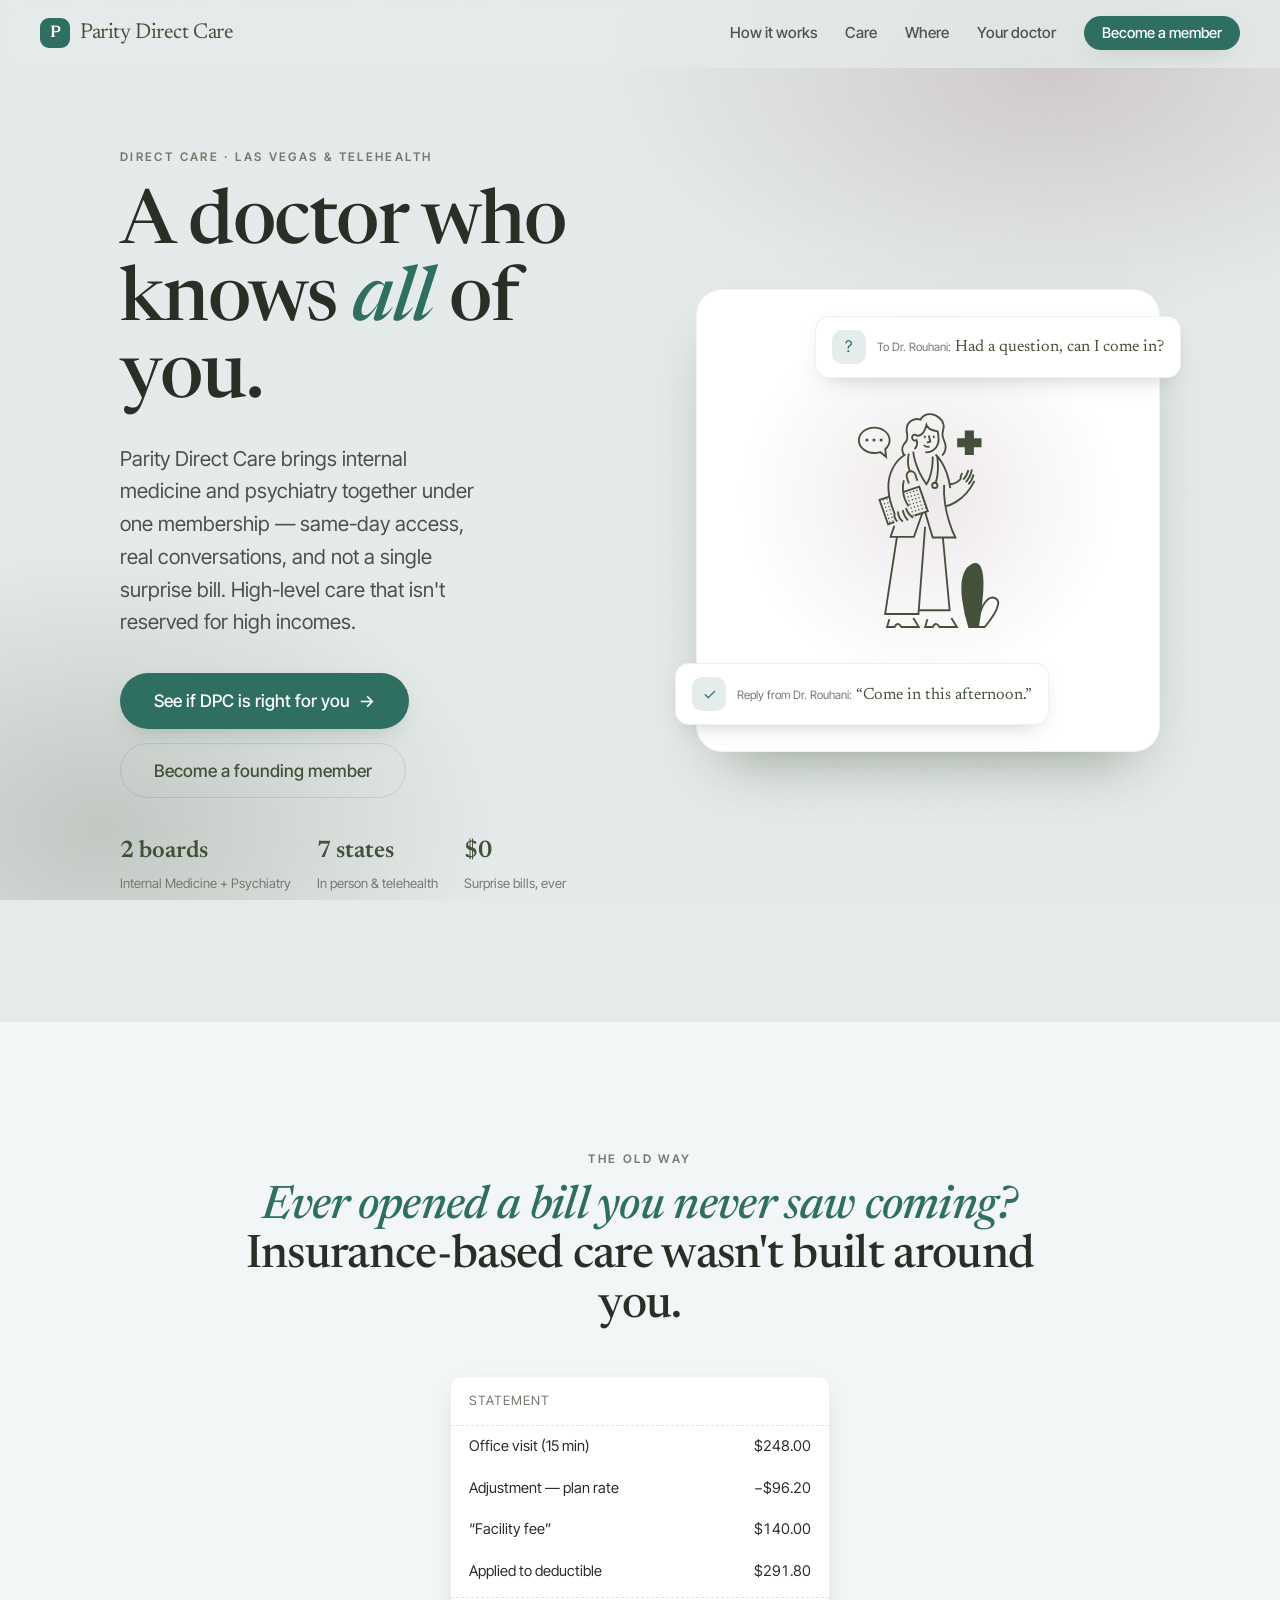
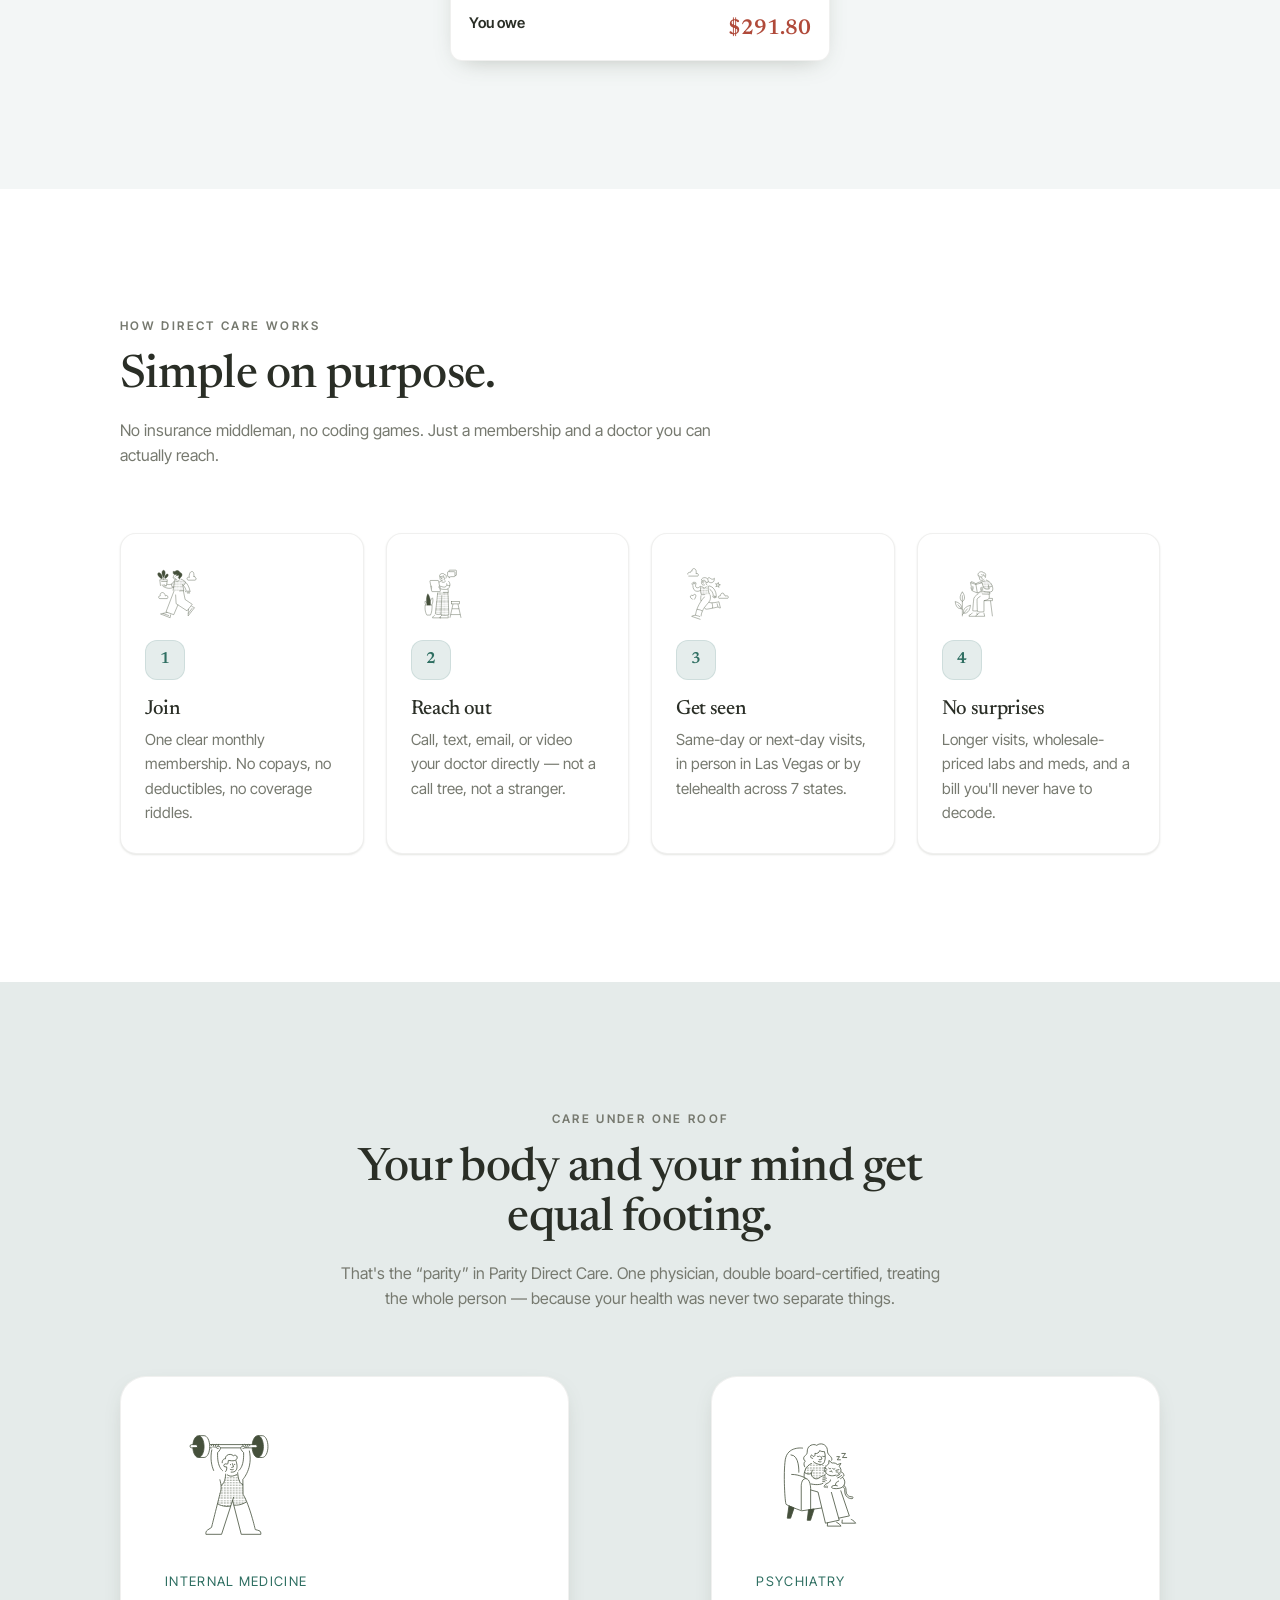
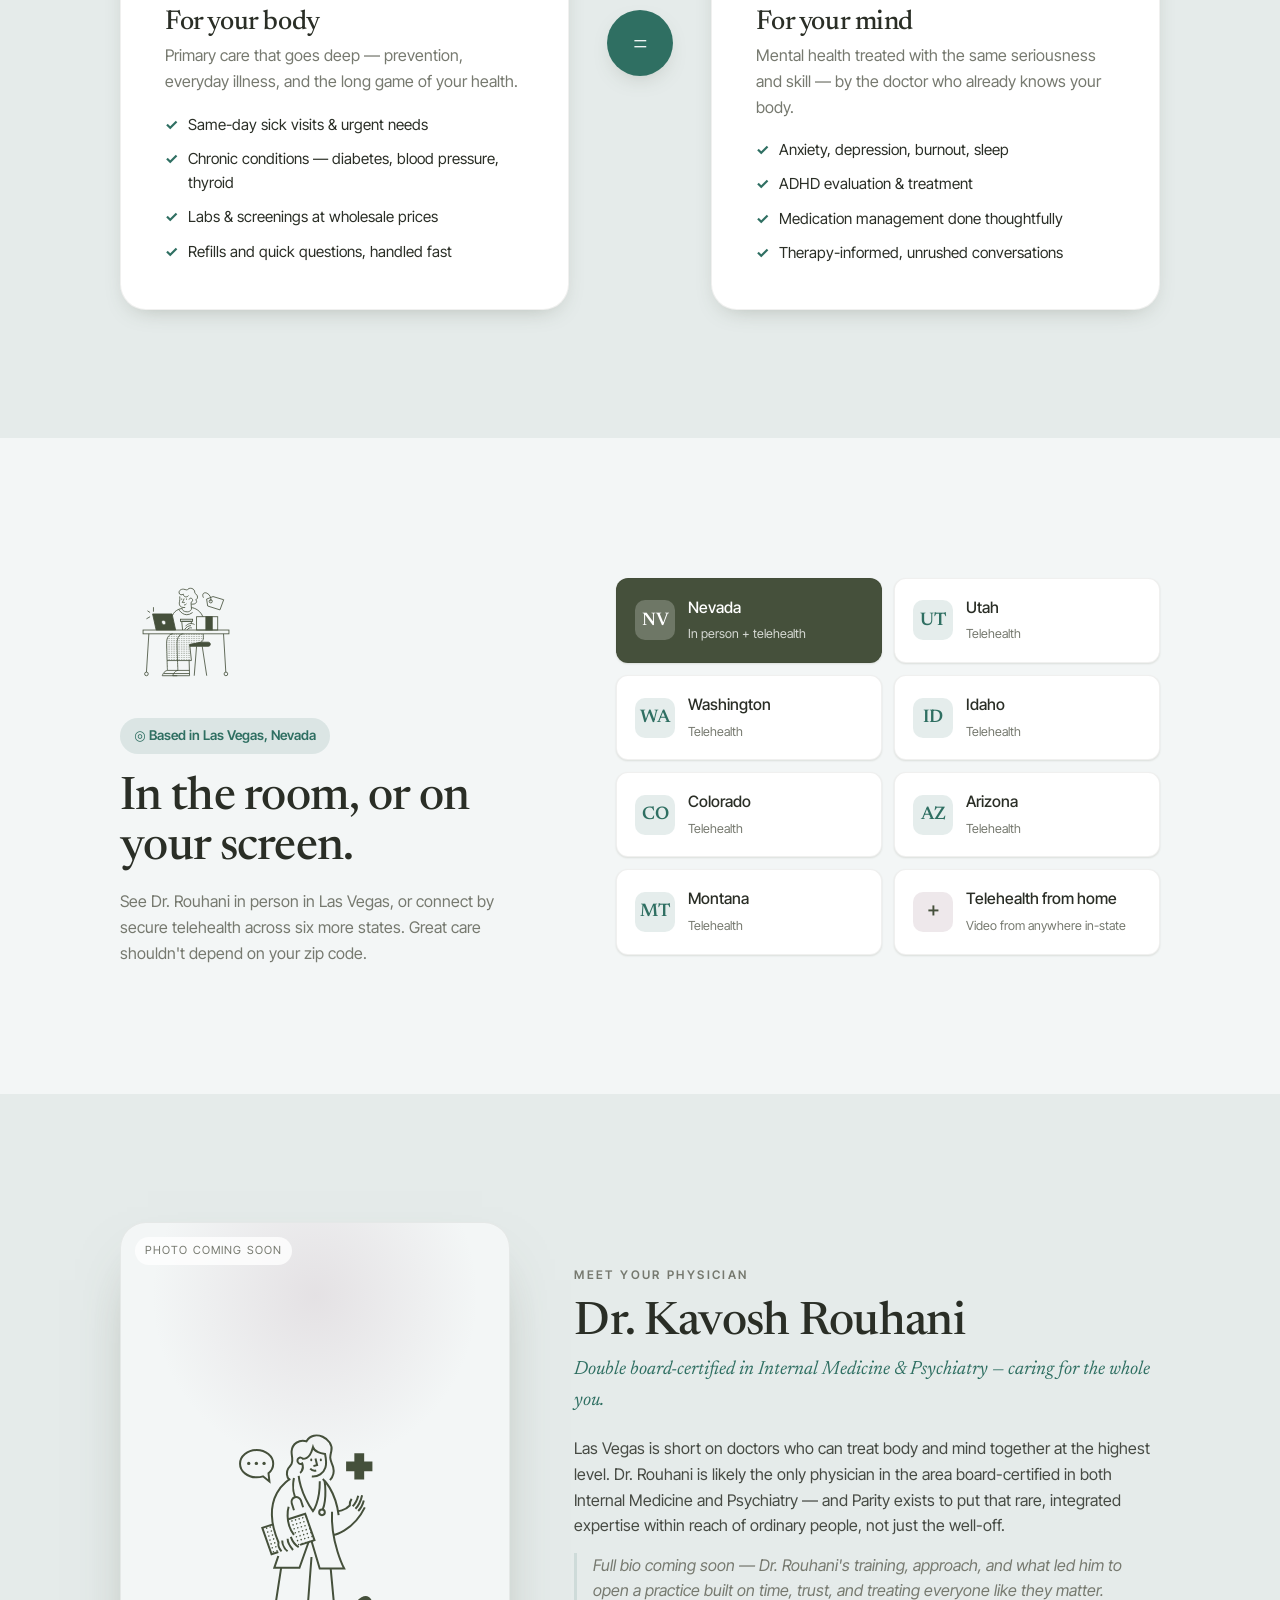
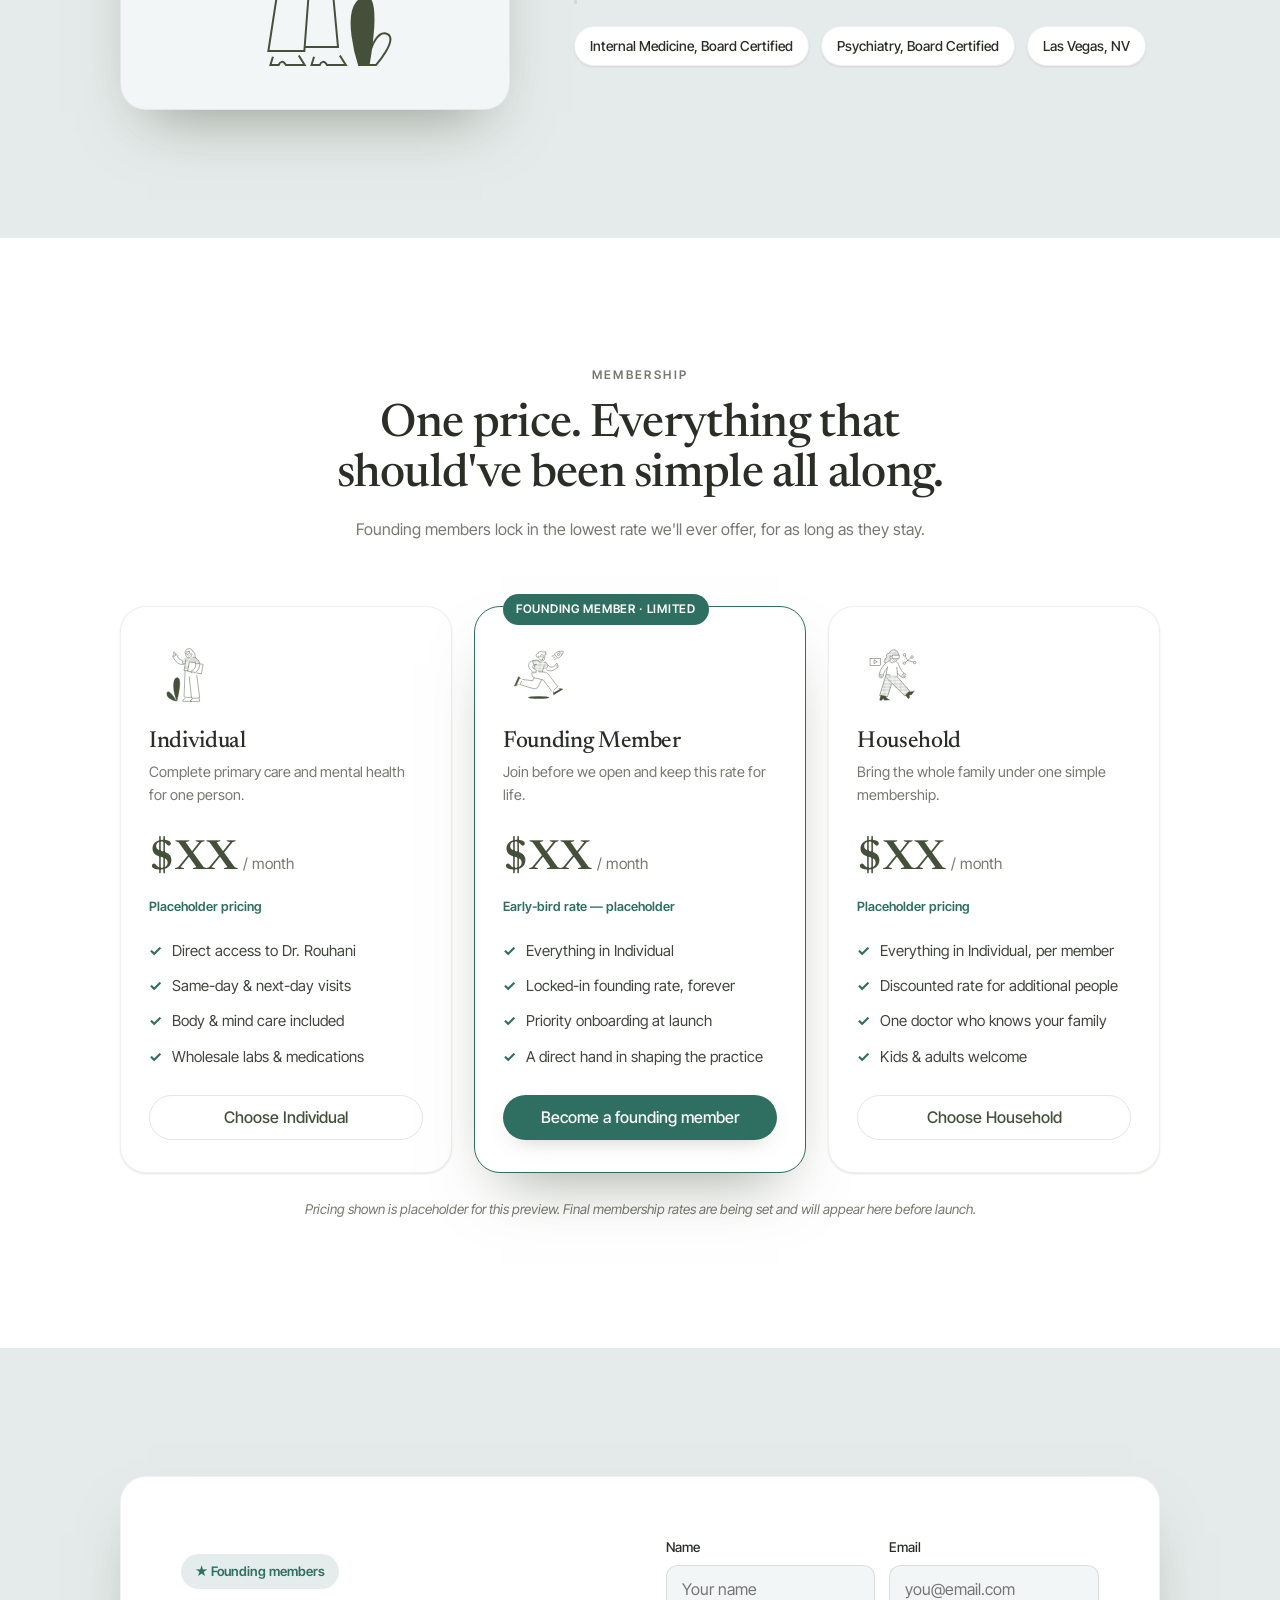
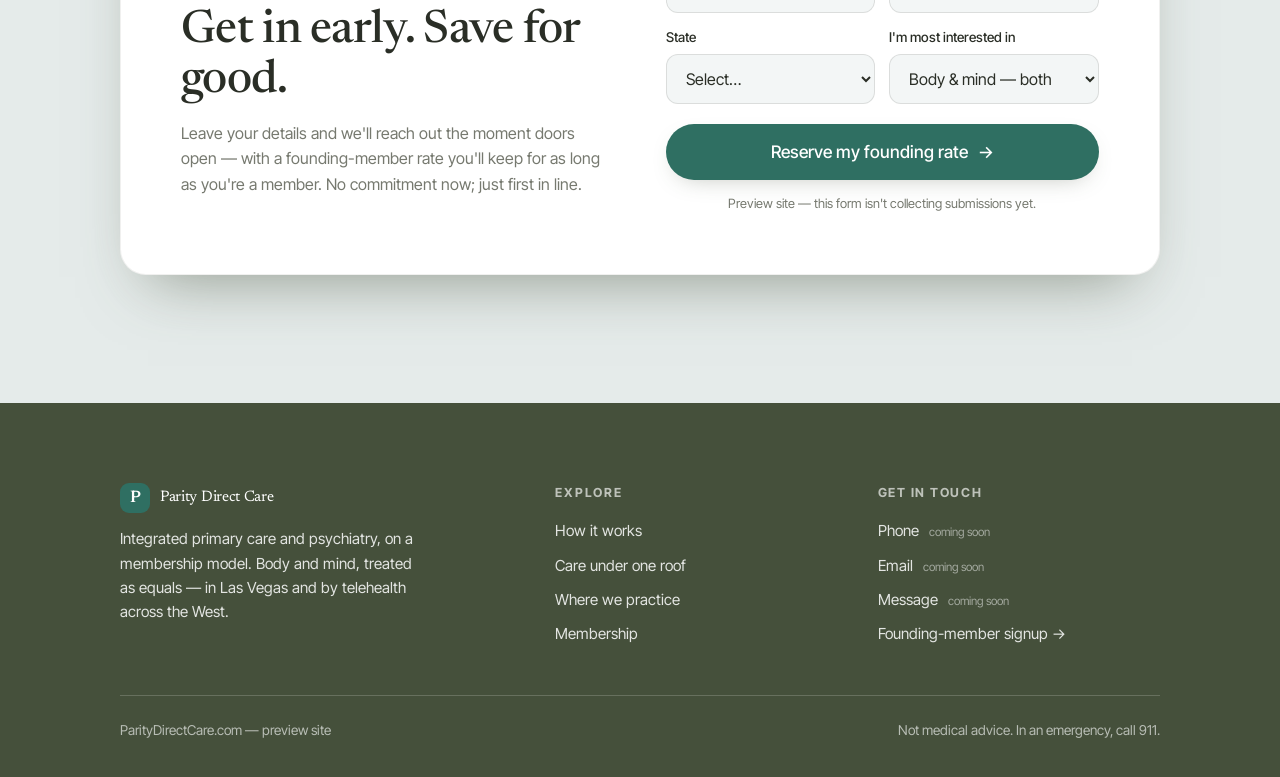
<file: index.html>
<!DOCTYPE html>
<html lang="en">
<head>
  <meta charset="utf-8">
  <meta name="viewport" content="width=device-width, initial-scale=1">
  <title>Parity Direct Care — a doctor who knows all of you</title>
  <meta name="description" content="Membership-based direct care in Las Vegas blending internal medicine and psychiatry. Same-day access, no insurance maze, no surprise bills — high-level care that isn't reserved for high incomes.">
  <link rel="preconnect" href="https://fonts.googleapis.com">
  <link rel="preconnect" href="https://fonts.gstatic.com" crossorigin>
  <link href="https://fonts.googleapis.com/css2?family=Newsreader:ital,opsz,wght@0,6..72,400;0,6..72,500;0,6..72,600;1,6..72,400;1,6..72,500&family=Inter+Tight:wght@400;500;600&display=swap" rel="stylesheet">
  <link rel="stylesheet" href="styles.css">
</head>
<body>

  <!-- ===================== NAV ===================== -->
  <header class="nav" id="nav">
    <a href="#top" class="brand"><span class="mark">P</span> Parity Direct Care</a>
    <nav class="nav-links">
      <a href="#how">How it works</a>
      <a href="#care">Care</a>
      <a href="#reach">Where</a>
      <a href="#doctor">Your doctor</a>
      <a href="#join" class="btn btn-primary">Become a member</a>
    </nav>
  </header>

  <main id="top">

    <!-- ===================== HERO ===================== -->
    <section class="hero">
      <div class="wrap hero-grid">
        <div class="hero-copy">
          <div class="eyebrow reveal">Direct Care · Las Vegas &amp; Telehealth</div>
          <h1 class="display reveal d1">A doctor who knows <em>all</em> of you.</h1>
          <p class="lede reveal d2">Parity Direct Care brings internal medicine and psychiatry together under one membership — same-day access, real conversations, and not a single surprise bill. High-level care that isn't reserved for high incomes.</p>
          <div class="hero-cta reveal d3">
            <button class="btn btn-primary btn-lg" data-open-game>See if DPC is right for you <span class="arrow">→</span></button>
            <a href="#join" class="btn btn-ghost btn-lg">Become a founding member</a>
          </div>
          <div class="hero-trust reveal d3">
            <div class="t"><b>2 boards</b><span>Internal Medicine + Psychiatry</span></div>
            <div class="t"><b>7 states</b><span>In person &amp; telehealth</span></div>
            <div class="t"><b>$0</b><span>Surprise bills, ever</span></div>
          </div>
        </div>
        <div class="hero-art reveal d2">
          <div class="art-panel">
            <span class="ill" data-ill="doctor" aria-hidden="true"></span>
            <div class="float-card">
              <span class="dot">✓</span>
              <span>
                <span class="fc-t">Reply from Dr. Rouhani:</span>
                <span class="fc-b">“Come in this afternoon.”</span>
              </span>
            </div>
            <div class="float-card tr">
              <span class="dot">?</span>
              <span>
                <span class="fc-t">To Dr. Rouhani:</span>
                <span class="fc-b">Had a question, can I come in?</span>
              </span>
            </div>
          </div>
        </div>
      </div>
    </section>

    <!-- ===================== PROBLEM ===================== -->
    <section class="problem band-soft">
      <div class="wrap">
        <div class="eyebrow reveal">The old way</div>
        <h2 class="section-title reveal d1"><span class="kicker">Ever opened a bill you never saw coming?</span><br>Insurance-based care wasn't built around you.</h2>
        <div class="receipt reveal d2" aria-label="Example of a confusing insurance bill">
          <div class="r-head"><span>Statement</span></div>
          <div class="r-row"><span>Office visit (15 min)</span><span>$248.00</span></div>
          <div class="r-row"><span>Adjustment — plan rate</span><span>−$96.20</span></div>
          <div class="r-row"><span>“Facility fee”</span><span>$140.00</span></div>
          <div class="r-row"><span>Applied to deductible</span><span>$291.80</span></div>
          <div class="r-row total"><span>You owe</span><span class="amt">$291.80</span></div>
        </div>
      </div>
    </section>

    <!-- ===================== HOW IT WORKS ===================== -->
    <section class="band" id="how">
      <div class="wrap">
        <div class="section-head reveal">
          <span class="eyebrow">How direct care works</span>
          <h2 class="section-title">Simple on purpose.</h2>
          <p>No insurance middleman, no coding games. Just a membership and a doctor you can actually reach.</p>
        </div>
        <div class="steps">
          <div class="step reveal"><div class="step-media"><span class="ill" data-ill="person-plant" aria-hidden="true"></span><div class="n">1</div></div><h3>Join</h3><p>One clear monthly membership. No copays, no deductibles, no coverage riddles.</p></div>
          <div class="step reveal d1"><div class="step-media"><span class="ill" data-ill="message-doctor" aria-hidden="true"></span><div class="n">2</div></div><h3>Reach out</h3><p>Call, text, email, or video your doctor directly — not a call tree, not a stranger.</p></div>
          <div class="step reveal d2"><div class="step-media"><span class="ill" data-ill="person-running" aria-hidden="true"></span><div class="n">3</div></div><h3>Get seen</h3><p>Same-day or next-day visits, in person in Las Vegas or by telehealth across 7 states.</p></div>
          <div class="step reveal d3"><div class="step-media"><span class="ill" data-ill="reading-bench" aria-hidden="true"></span><div class="n">4</div></div><h3>No surprises</h3><p>Longer visits, wholesale-priced labs and meds, and a bill you'll never have to decode.</p></div>
        </div>
      </div>
    </section>

    <!-- ===================== PARITY: mind + body ===================== -->
    <section id="care">
      <div class="wrap">
        <div class="section-head center reveal">
          <span class="eyebrow">Care under one roof</span>
          <h2 class="section-title">Your body and your mind get equal footing.</h2>
          <p>That's the “parity” in Parity Direct Care. One physician, double board-certified, treating the whole person — because your health was never two separate things.</p>
        </div>
        <div class="parity-grid">
          <div class="parity-card reveal">
            <span class="ill" data-ill="weightlifting" aria-hidden="true"></span>
            <div class="sub">Internal Medicine</div>
            <h3>For your body</h3>
            <p>Primary care that goes deep — prevention, everyday illness, and the long game of your health.</p>
            <ul>
              <li>Same-day sick visits &amp; urgent needs</li>
              <li>Chronic conditions — diabetes, blood pressure, thyroid</li>
              <li>Labs &amp; screenings at wholesale prices</li>
              <li>Refills and quick questions, handled fast</li>
            </ul>
          </div>
          <div class="parity-eq" aria-hidden="true">=</div>
          <div class="parity-card reveal d1">
            <span class="ill" data-ill="calm-armchair" aria-hidden="true"></span>
            <div class="sub">Psychiatry</div>
            <h3>For your mind</h3>
            <p>Mental health treated with the same seriousness and skill — by the doctor who already knows your body.</p>
            <ul>
              <li>Anxiety, depression, burnout, sleep</li>
              <li>ADHD evaluation &amp; treatment</li>
              <li>Medication management done thoughtfully</li>
              <li>Therapy-informed, unrushed conversations</li>
            </ul>
          </div>
        </div>
      </div>
    </section>

    <!-- ===================== TELEHEALTH REACH ===================== -->
    <section class="band-soft" id="reach">
      <div class="wrap reach-grid">
        <div class="reach-copy reveal">
          <span class="ill" data-ill="telehealth-home" aria-hidden="true"></span>
          <span class="flag">◎ Based in Las Vegas, Nevada</span>
          <h2 class="section-title">In the room, or on your screen.</h2>
          <p>See Dr. Rouhani in person in Las Vegas, or connect by secure telehealth across six more states. Great care shouldn't depend on your zip code.</p>
        </div>
        <div class="states reveal d1">
          <div class="state home"><span class="abbr">NV</span><span><span class="s-name">Nevada</span><br><span class="s-mode">In person + telehealth</span></span></div>
          <div class="state"><span class="abbr">UT</span><span><span class="s-name">Utah</span><br><span class="s-mode">Telehealth</span></span></div>
          <div class="state"><span class="abbr">WA</span><span><span class="s-name">Washington</span><br><span class="s-mode">Telehealth</span></span></div>
          <div class="state"><span class="abbr">ID</span><span><span class="s-name">Idaho</span><br><span class="s-mode">Telehealth</span></span></div>
          <div class="state"><span class="abbr">CO</span><span><span class="s-name">Colorado</span><br><span class="s-mode">Telehealth</span></span></div>
          <div class="state"><span class="abbr">AZ</span><span><span class="s-name">Arizona</span><br><span class="s-mode">Telehealth</span></span></div>
          <div class="state"><span class="abbr">MT</span><span><span class="s-name">Montana</span><br><span class="s-mode">Telehealth</span></span></div>
          <div class="state"><span class="abbr" style="background:var(--tint-accent);color:var(--primary)">＋</span><span><span class="s-name">Telehealth from home</span><br><span class="s-mode">Video from anywhere in-state</span></span></div>
        </div>
      </div>
    </section>

    <!-- ===================== PHYSICIAN ===================== -->
    <section id="doctor">
      <div class="wrap doc-grid">
        <div class="doc-portrait reveal">
          <span class="photo-note">Photo coming soon</span>
          <span class="ill" data-ill="doctor" aria-hidden="true"></span>
        </div>
        <div class="doc-copy reveal d1">
          <span class="eyebrow">Meet your physician</span>
          <h2 class="section-title">Dr. Kavosh Rouhani</h2>
          <p class="creds">Double board-certified in Internal Medicine &amp; Psychiatry — caring for the whole you.</p>
          <p>Las Vegas is short on doctors who can treat body and mind together at the highest level. Dr. Rouhani is likely the only physician in the area board-certified in both Internal Medicine and Psychiatry — and Parity exists to put that rare, integrated expertise within reach of ordinary people, not just the well-off.</p>
          <p class="placeholder-bio">Full bio coming soon — Dr. Rouhani's training, approach, and what led him to open a practice built on time, trust, and treating everyone like they matter.</p>
          <div class="doc-badges">
            <span class="b">Internal Medicine, Board Certified</span>
            <span class="b">Psychiatry, Board Certified</span>
            <span class="b">Las Vegas, NV</span>
          </div>
        </div>
      </div>
    </section>

    <!-- ===================== MEMBERSHIP ===================== -->
    <section class="band" id="membership">
      <div class="wrap">
        <div class="section-head center reveal">
          <span class="eyebrow">Membership</span>
          <h2 class="section-title">One price. Everything that should've been simple all along.</h2>
          <p>Founding members lock in the lowest rate we'll ever offer, for as long as they stay.</p>
        </div>
        <div class="plans">
          <div class="plan reveal">
            <span class="ill" data-ill="person-professional" aria-hidden="true"></span>
            <h3>Individual</h3>
            <p class="p-sub">Complete primary care and mental health for one person.</p>
            <div class="price"><span class="amt">$XX</span><span class="per">/ month</span></div>
            <div class="price-note">Placeholder pricing</div>
            <ul>
              <li>Direct access to Dr. Rouhani</li>
              <li>Same-day &amp; next-day visits</li>
              <li>Body &amp; mind care included</li>
              <li>Wholesale labs &amp; medications</li>
            </ul>
            <a href="#join" class="btn btn-ghost">Choose Individual</a>
          </div>
          <div class="plan featured reveal d1">
            <span class="tag">Founding member · limited</span>
            <span class="ill" data-ill="momentum-rocket" aria-hidden="true"></span>
            <h3>Founding Member</h3>
            <p class="p-sub">Join before we open and keep this rate for life.</p>
            <div class="price"><span class="amt">$XX</span><span class="per">/ month</span></div>
            <div class="price-note">Early-bird rate — placeholder</div>
            <ul>
              <li>Everything in Individual</li>
              <li>Locked-in founding rate, forever</li>
              <li>Priority onboarding at launch</li>
              <li>A direct hand in shaping the practice</li>
            </ul>
            <a href="#join" class="btn btn-primary">Become a founding member</a>
          </div>
          <div class="plan reveal d2">
            <span class="ill" data-ill="person-network" aria-hidden="true"></span>
            <h3>Household</h3>
            <p class="p-sub">Bring the whole family under one simple membership.</p>
            <div class="price"><span class="amt">$XX</span><span class="per">/ month</span></div>
            <div class="price-note">Placeholder pricing</div>
            <ul>
              <li>Everything in Individual, per member</li>
              <li>Discounted rate for additional people</li>
              <li>One doctor who knows your family</li>
              <li>Kids &amp; adults welcome</li>
            </ul>
            <a href="#join" class="btn btn-ghost">Choose Household</a>
          </div>
        </div>
        <p class="price-disclaimer">Pricing shown is placeholder for this preview. Final membership rates are being set and will appear here before launch.</p>
      </div>
    </section>

    <!-- ===================== SIGNUP ===================== -->
    <section class="signup" id="join">
      <div class="wrap">
        <div class="panel reveal">
          <div class="s-copy">
            <span class="founding">★ Founding members</span>
            <h2 class="section-title">Get in early. Save for good.</h2>
            <p>Leave your details and we'll reach out the moment doors open — with a founding-member rate you'll keep for as long as you're a member. No commitment now; just first in line.</p>
          </div>
          <div>
            <form id="signup-form" novalidate>
              <div class="form-row">
                <div class="field"><label for="f-name">Name</label><input id="f-name" name="name" type="text" placeholder="Your name" required></div>
                <div class="field"><label for="f-email">Email</label><input id="f-email" name="email" type="email" placeholder="you@email.com" required></div>
              </div>
              <div class="form-row">
                <div class="field">
                  <label for="f-state">State</label>
                  <select id="f-state" name="state">
                    <option value="">Select…</option>
                    <option>Nevada</option><option>Utah</option><option>Washington</option>
                    <option>Idaho</option><option>Colorado</option><option>Arizona</option><option>Montana</option>
                  </select>
                </div>
                <div class="field">
                  <label for="f-interest">I'm most interested in</label>
                  <select id="f-interest" name="interest">
                    <option>Body &amp; mind — both</option>
                    <option>Primary care</option>
                    <option>Mental health</option>
                  </select>
                </div>
              </div>
              <button type="submit" class="btn btn-primary btn-lg">Reserve my founding rate <span class="arrow">→</span></button>
              <p class="form-note">Preview site — this form isn't collecting submissions yet.</p>
            </form>
            <div class="form-success" id="signup-success">
              <div class="check">✓</div>
              <h3 style="font-family:var(--serif);margin-bottom:8px;">You're on the list.</h3>
              <p style="color:var(--muted)">Thanks — this is a preview, so nothing was sent. On the live site, you'd be first to hear when Parity opens.</p>
            </div>
          </div>
        </div>
      </div>
    </section>

  </main>

  <!-- ===================== FOOTER ===================== -->
  <footer class="footer">
    <div class="wrap">
      <div class="f-grid">
        <div>
          <a href="#top" class="brand"><span class="mark">P</span> Parity Direct Care</a>
          <p>Integrated primary care and psychiatry, on a membership model. Body and mind, treated as equals — in Las Vegas and by telehealth across the West.</p>
        </div>
        <div>
          <h4>Explore</h4>
          <ul>
            <li><a href="#how">How it works</a></li>
            <li><a href="#care">Care under one roof</a></li>
            <li><a href="#reach">Where we practice</a></li>
            <li><a href="#membership">Membership</a></li>
          </ul>
        </div>
        <div>
          <h4>Get in touch</h4>
          <ul>
            <li>Phone <span class="soon">coming soon</span></li>
            <li>Email <span class="soon">coming soon</span></li>
            <li>Message <span class="soon">coming soon</span></li>
            <li><a href="#join">Founding-member signup →</a></li>
          </ul>
        </div>
      </div>
      <div class="f-bottom">
        <span>ParityDirectCare.com — preview site</span>
        <span>Not medical advice. In an emergency, call 911.</span>
      </div>
    </div>
  </footer>

  <!-- game overlay is built by game.js -->
  <div id="game" class="game" aria-hidden="true" role="dialog" aria-modal="true" aria-label="Is direct care right for you?"></div>

  <!-- persistent mobile sign-up shortcut -->
  <a href="#join" class="mobile-join-fab" id="mobile-join-fab">Join today</a>

  <script src="game.js"></script>
  <script src="main.js"></script>
</body>
</html>
</file>
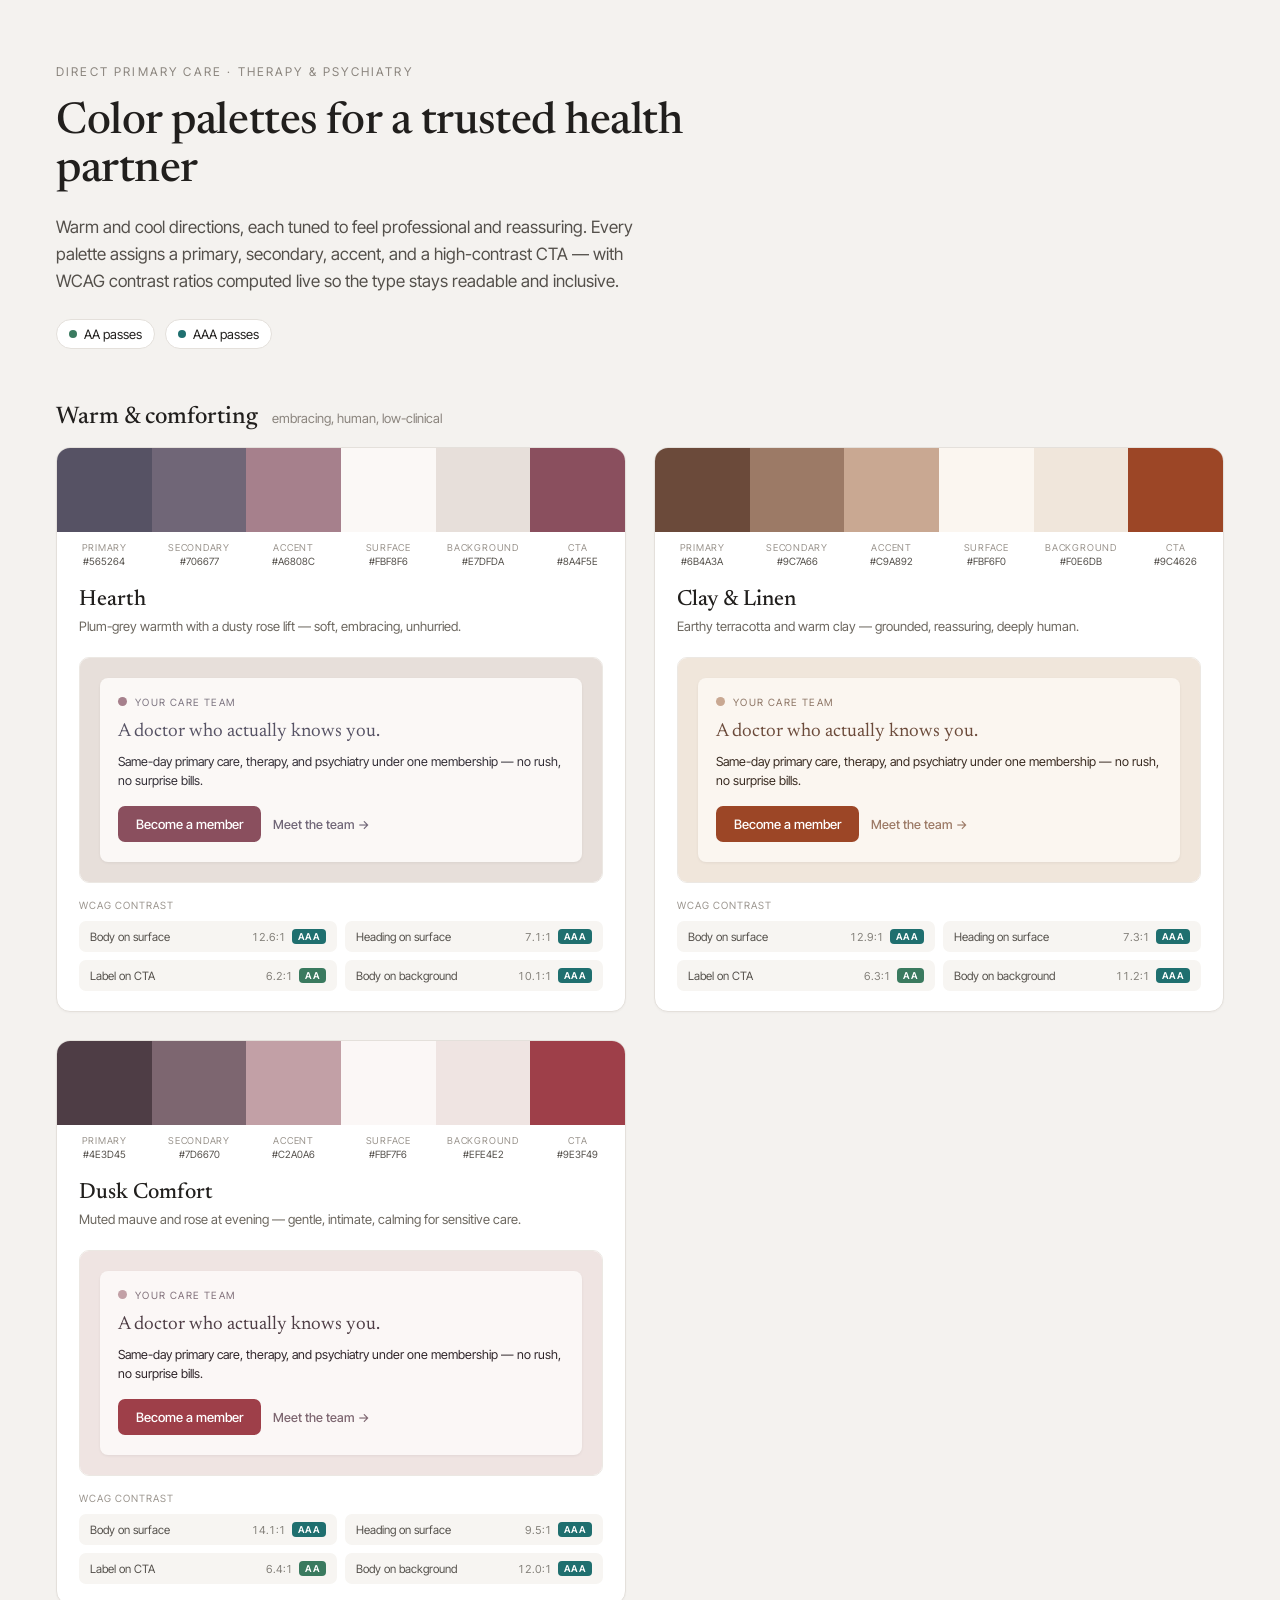
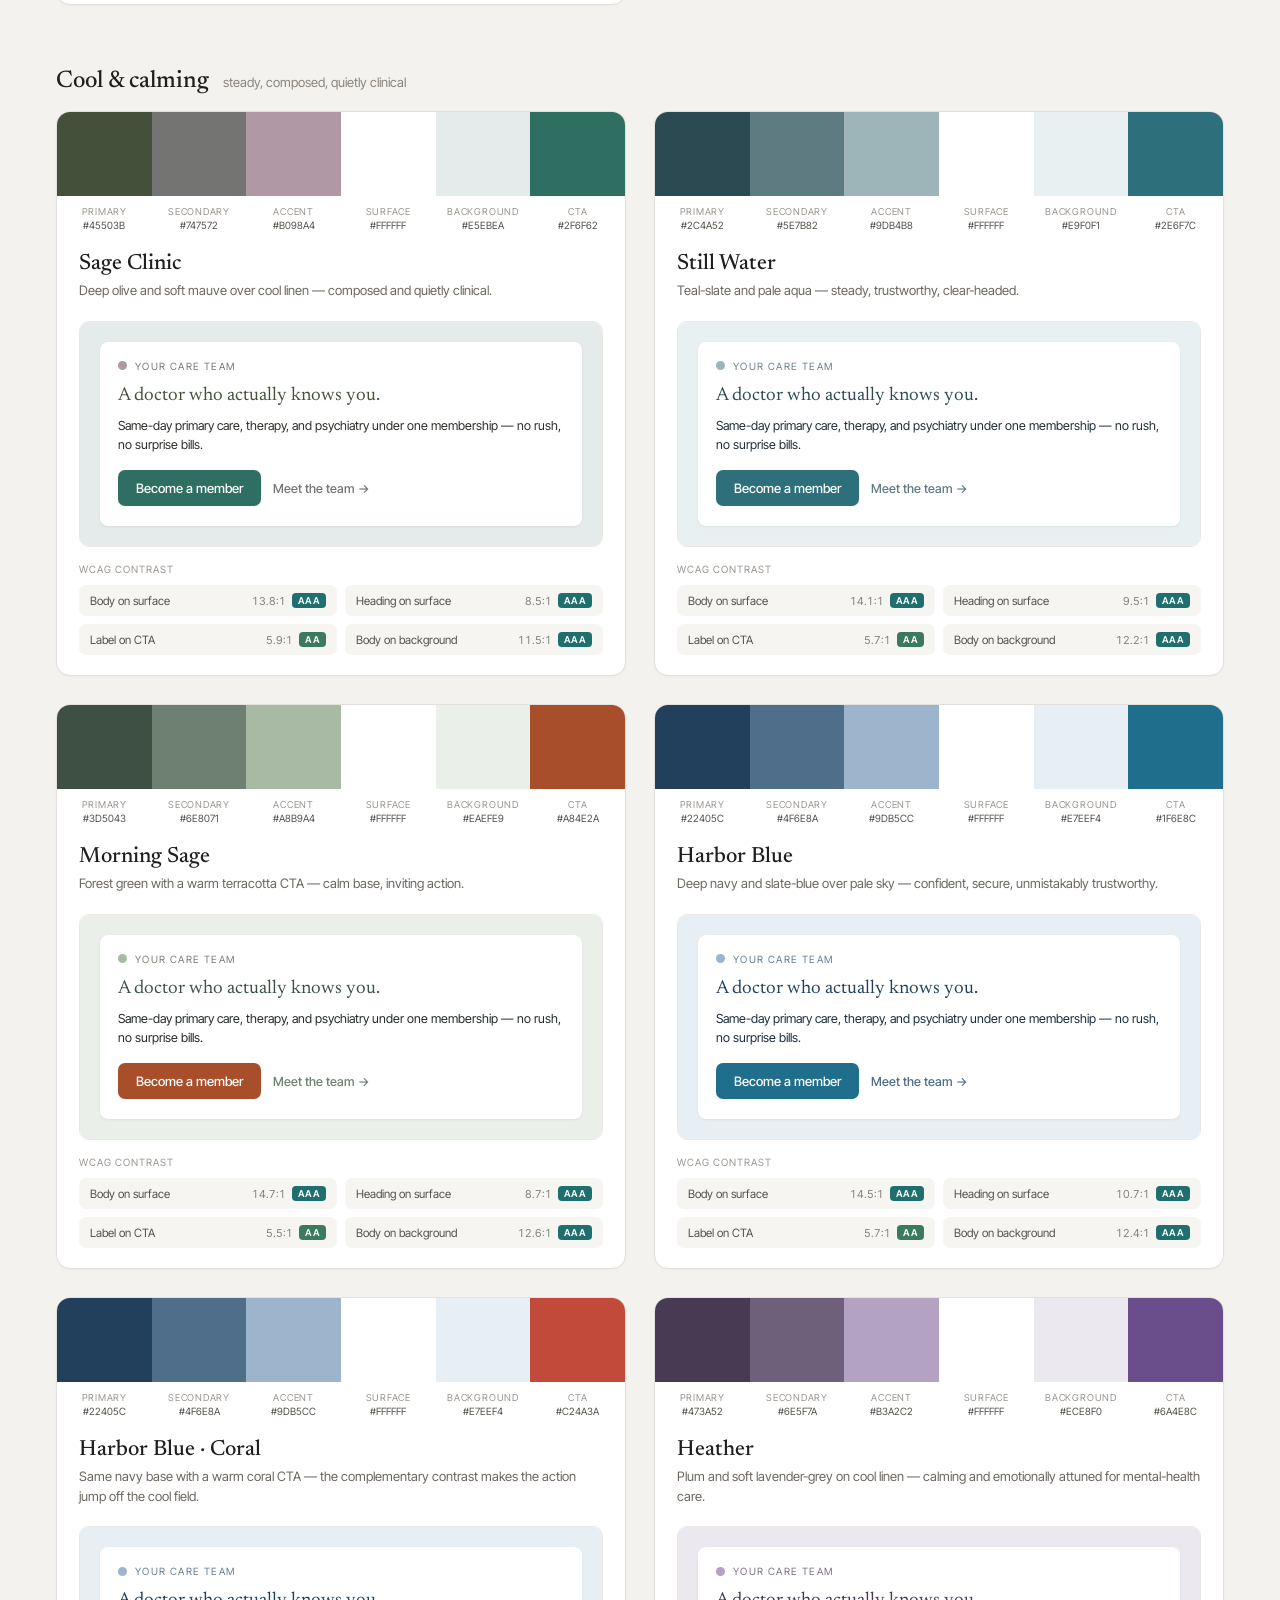
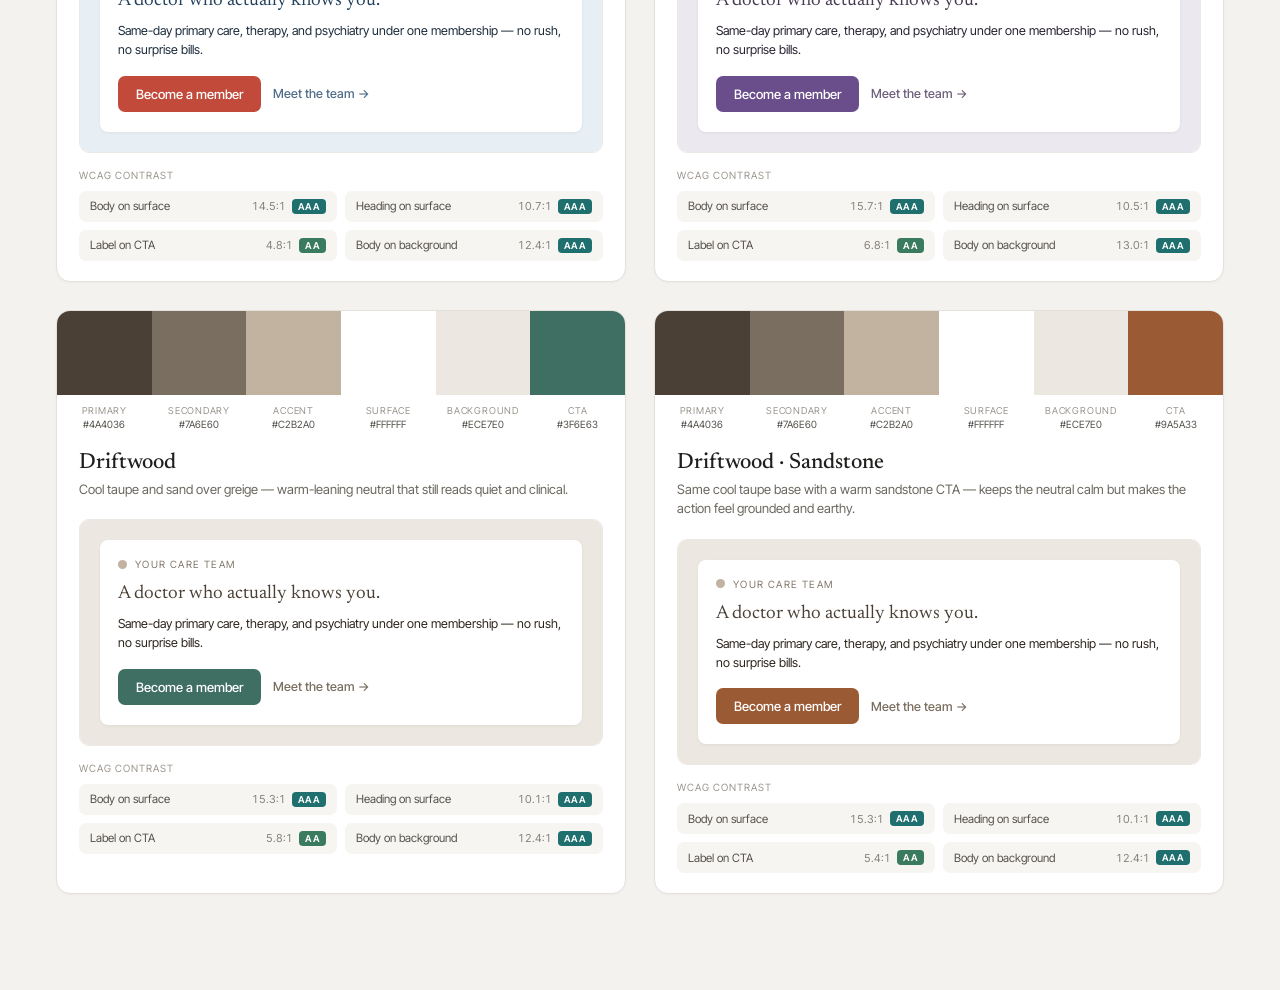
<file: palettes/index.html>
<!DOCTYPE html>
<html lang="en">
<head>
  <meta charset="utf-8">
  <meta name="viewport" content="width=device-width, initial-scale=1">
  <title>DPC Color Palettes</title>
  <link rel="preconnect" href="https://fonts.googleapis.com">
  <link rel="preconnect" href="https://fonts.gstatic.com" crossorigin>
  <link href="https://fonts.googleapis.com/css2?family=Newsreader:ital,opsz,wght@0,6..72,400;0,6..72,500;0,6..72,600;1,6..72,400&family=Inter+Tight:wght@400;500;600&display=swap" rel="stylesheet">
  <style>
    * { box-sizing: border-box; }
    body { margin: 0; }
    @media (max-width: 520px) {
      body { padding: 40px 24px 72px !important; }
      .palette-grid { grid-template-columns: 1fr !important; }
    }
  </style>
</head>
<body style="min-height:100vh; background:#f4f2ef; font-family:'Inter Tight', system-ui, sans-serif; color:#211f1d; padding:64px 56px 96px;">

  <header style="max-width:760px; margin:0 0 56px;">
    <div style="font-size:12px; letter-spacing:0.18em; text-transform:uppercase; color:#8a847d; margin-bottom:20px;">Direct Primary Care · Therapy &amp; Psychiatry</div>
    <h1 style="font-family:'Newsreader', serif; font-weight:500; font-size:44px; line-height:1.1; margin:0 0 18px; letter-spacing:-0.01em;">Color palettes for a trusted health partner</h1>
    <p style="font-size:17px; line-height:1.6; color:#54504b; margin:0; max-width:600px;">Warm and cool directions, each tuned to feel professional and reassuring. Every palette assigns a primary, secondary, accent, and a high-contrast CTA — with WCAG contrast ratios computed live so the type stays readable and inclusive.</p>
    <div style="display:flex; gap:10px; margin-top:24px; font-size:13px; flex-wrap:wrap;">
      <span style="display:inline-flex; align-items:center; gap:7px; padding:6px 12px; background:#fff; border:1px solid #e4e0db; border-radius:100px;"><span style="width:8px;height:8px;border-radius:50%;background:#3a7a5f;display:inline-block;"></span>AA passes</span>
      <span style="display:inline-flex; align-items:center; gap:7px; padding:6px 12px; background:#fff; border:1px solid #e4e0db; border-radius:100px;"><span style="width:8px;height:8px;border-radius:50%;background:#1f6f6f;display:inline-block;"></span>AAA passes</span>
    </div>
  </header>

  <section style="margin-bottom:18px; display:flex; align-items:baseline; gap:14px; flex-wrap:wrap;">
    <h2 style="font-family:'Newsreader', serif; font-weight:500; font-size:24px; margin:0;">Warm &amp; comforting</h2>
    <span style="font-size:13px; color:#8a847d;">embracing, human, low-clinical</span>
  </section>
  <div id="warm" class="palette-grid" style="display:grid; grid-template-columns:repeat(auto-fill, minmax(420px, 1fr)); gap:28px; margin-bottom:64px;"></div>

  <section style="margin-bottom:18px; display:flex; align-items:baseline; gap:14px; flex-wrap:wrap;">
    <h2 style="font-family:'Newsreader', serif; font-weight:500; font-size:24px; margin:0;">Cool &amp; calming</h2>
    <span style="font-size:13px; color:#8a847d;">steady, composed, quietly clinical</span>
  </section>
  <div id="cool" class="palette-grid" style="display:grid; grid-template-columns:repeat(auto-fill, minmax(420px, 1fr)); gap:28px;"></div>

<script>
const palettes = {
  warm: [
    { name:'Hearth', desc:'Plum-grey warmth with a dusty rose lift — soft, embracing, unhurried.',
      primary:'#565264', secondary:'#706677', accent:'#A6808C', surface:'#FBF8F6', bg:'#E7DFDA', cta:'#8A4F5E',
      ctaText:'#FFFFFF', text:'#322E36', muted:'#7C7480' },
    { name:'Clay & Linen', desc:'Earthy terracotta and warm clay — grounded, reassuring, deeply human.',
      primary:'#6B4A3A', secondary:'#9C7A66', accent:'#C9A892', surface:'#FBF6F0', bg:'#F0E6DB', cta:'#9C4626',
      ctaText:'#FFFFFF', text:'#382A20', muted:'#8C7464' },
    { name:'Dusk Comfort', desc:'Muted mauve and rose at evening — gentle, intimate, calming for sensitive care.',
      primary:'#4E3D45', secondary:'#7D6670', accent:'#C2A0A6', surface:'#FBF7F6', bg:'#EFE4E2', cta:'#9E3F49',
      ctaText:'#FFFFFF', text:'#2E2429', muted:'#80707A' },
  ],
  cool: [
    { name:'Sage Clinic', desc:'Deep olive and soft mauve over cool linen — composed and quietly clinical.',
      primary:'#45503B', secondary:'#747572', accent:'#B098A4', surface:'#FFFFFF', bg:'#E5EBEA', cta:'#2F6F62',
      ctaText:'#FFFFFF', text:'#2A2E26', muted:'#76796F' },
    { name:'Still Water', desc:'Teal-slate and pale aqua — steady, trustworthy, clear-headed.',
      primary:'#2C4A52', secondary:'#5E7B82', accent:'#9DB4B8', surface:'#FFFFFF', bg:'#E9F0F1', cta:'#2E6F7C',
      ctaText:'#FFFFFF', text:'#1E2E33', muted:'#6B8087' },
    { name:'Morning Sage', desc:'Forest green with a warm terracotta CTA — calm base, inviting action.',
      primary:'#3D5043', secondary:'#6E8071', accent:'#A8B9A4', surface:'#FFFFFF', bg:'#EAEFE9', cta:'#A84E2A',
      ctaText:'#FFFFFF', text:'#232A24', muted:'#74806F' },
    { name:'Harbor Blue', desc:'Deep navy and slate-blue over pale sky — confident, secure, unmistakably trustworthy.',
      primary:'#22405C', secondary:'#4F6E8A', accent:'#9DB5CC', surface:'#FFFFFF', bg:'#E7EEF4', cta:'#1F6E8C',
      ctaText:'#FFFFFF', text:'#1A2B3A', muted:'#647C92' },
    { name:'Harbor Blue · Coral', desc:'Same navy base with a warm coral CTA — the complementary contrast makes the action jump off the cool field.',
      primary:'#22405C', secondary:'#4F6E8A', accent:'#9DB5CC', surface:'#FFFFFF', bg:'#E7EEF4', cta:'#C24A3A',
      ctaText:'#FFFFFF', text:'#1A2B3A', muted:'#647C92' },
    { name:'Heather', desc:'Plum and soft lavender-grey on cool linen — calming and emotionally attuned for mental-health care.',
      primary:'#473A52', secondary:'#6E5F7A', accent:'#B3A2C2', surface:'#FFFFFF', bg:'#ECE8F0', cta:'#6A4E8C',
      ctaText:'#FFFFFF', text:'#272030', muted:'#7C7088' },
    { name:'Driftwood', desc:'Cool taupe and sand over greige — warm-leaning neutral that still reads quiet and clinical.',
      primary:'#4A4036', secondary:'#7A6E60', accent:'#C2B2A0', surface:'#FFFFFF', bg:'#ECE7E0', cta:'#3F6E63',
      ctaText:'#FFFFFF', text:'#2B241D', muted:'#80776A' },
    { name:'Driftwood · Sandstone', desc:'Same cool taupe base with a warm sandstone CTA — keeps the neutral calm but makes the action feel grounded and earthy.',
      primary:'#4A4036', secondary:'#7A6E60', accent:'#C2B2A0', surface:'#FFFFFF', bg:'#ECE7E0', cta:'#9A5A33',
      ctaText:'#FFFFFF', text:'#2B241D', muted:'#80776A' },
  ]
};

function hexToRgb(h) {
  h = h.replace('#','');
  return [parseInt(h.slice(0,2),16), parseInt(h.slice(2,4),16), parseInt(h.slice(4,6),16)];
}
function lum([r,g,b]) {
  const f = c => { c/=255; return c<=0.03928 ? c/12.92 : Math.pow((c+0.055)/1.055,2.4); };
  return 0.2126*f(r)+0.7152*f(g)+0.0722*f(b);
}
function contrastRatio(a,b) {
  const l1=lum(hexToRgb(a)), l2=lum(hexToRgb(b));
  const hi=Math.max(l1,l2), lo=Math.min(l1,l2);
  return (hi+0.05)/(lo+0.05);
}
function level(r, large) {
  if (r >= 7)            return {tag:'AAA', color:'#1f6f6f'};
  if (r >= 4.5)          return {tag:'AA',  color:'#3a7a5f'};
  if (r >= 3 && large)   return {tag:'AA Large', color:'#b07d2e'};
  return                        {tag:'Low', color:'#b04a3a'};
}

function buildCard(p) {
  const swatches = [
    {hex:p.primary,   role:'Primary'},
    {hex:p.secondary, role:'Secondary'},
    {hex:p.accent,    role:'Accent'},
    {hex:p.surface,   role:'Surface'},
    {hex:p.bg,        role:'Background'},
    {hex:p.cta,       role:'CTA'},
  ];

  const mk = (fg, bg, label, large) => {
    const r = contrastRatio(fg, bg);
    const lv = level(r, large);
    return {label, ratio:r.toFixed(1)+':1', tag:lv.tag, color:lv.color};
  };
  const checks = [
    mk(p.text,    p.surface, 'Body on surface',    false),
    mk(p.primary, p.surface, 'Heading on surface', true),
    mk(p.ctaText, p.cta,     'Label on CTA',       false),
    mk(p.text,    p.bg,      'Body on background',  false),
  ];

  const swatchStrip = swatches.map(s =>
    `<div style="flex:1;background:${s.hex};"></div>`
  ).join('');

  const swatchLabels = swatches.map(s =>
    `<div style="flex:1;text-align:center;padding:0 2px;">
      <div style="font-size:9.5px;letter-spacing:0.08em;text-transform:uppercase;color:#9a948d;">${s.role}</div>
      <div style="font-size:10px;font-family:'Inter Tight',monospace;color:#54504b;margin-top:2px;">${s.hex.toUpperCase()}</div>
    </div>`
  ).join('');

  const checkCells = checks.map(c =>
    `<div style="display:flex;align-items:center;justify-content:space-between;gap:8px;padding:8px 11px;background:#f7f5f2;border-radius:7px;">
      <span style="font-size:11.5px;color:#54504b;">${c.label}</span>
      <span style="display:inline-flex;align-items:center;gap:6px;white-space:nowrap;">
        <span style="font-size:11px;font-variant-numeric:tabular-nums;color:#84807a;">${c.ratio}</span>
        <span style="font-size:9.5px;font-weight:600;letter-spacing:0.04em;color:#fff;background:${c.color};padding:2px 6px;border-radius:4px;">${c.tag}</span>
      </span>
    </div>`
  ).join('');

  return `<div style="border:1px solid #e4e0db;border-radius:14px;overflow:hidden;background:#fff;box-shadow:0 1px 2px rgba(0,0,0,0.03);">
    <div style="display:flex;height:84px;">${swatchStrip}</div>
    <div style="display:flex;padding:10px 0 4px;">${swatchLabels}</div>
    <div style="padding:18px 22px 6px;">
      <h3 style="font-family:'Newsreader',serif;font-weight:500;font-size:22px;margin:0;">${p.name}</h3>
      <p style="font-size:13px;line-height:1.5;color:#6c675f;margin:6px 0 0;">${p.desc}</p>
    </div>
    <div style="margin:14px 22px 0;border-radius:10px;overflow:hidden;border:1px solid #ece8e3;">
      <div style="background:${p.bg};padding:20px;">
        <div style="background:${p.surface};border-radius:8px;padding:18px 18px 20px;box-shadow:0 1px 3px rgba(0,0,0,0.06);">
          <div style="display:flex;align-items:center;gap:8px;margin-bottom:12px;">
            <span style="width:9px;height:9px;border-radius:50%;background:${p.accent};display:inline-block;"></span>
            <span style="font-size:10px;letter-spacing:0.14em;text-transform:uppercase;color:${p.muted};">Your care team</span>
          </div>
          <div style="font-family:'Newsreader',serif;font-size:19px;color:${p.primary};line-height:1.25;margin-bottom:8px;">A doctor who actually knows you.</div>
          <p style="font-size:12.5px;line-height:1.55;color:${p.text};margin:0 0 16px;">Same-day primary care, therapy, and psychiatry under one membership — no rush, no surprise bills.</p>
          <div style="display:flex;align-items:center;gap:12px;flex-wrap:wrap;">
            <button style="border:none;background:${p.cta};color:${p.ctaText};font-family:'Inter Tight',sans-serif;font-size:13px;font-weight:500;padding:10px 18px;border-radius:7px;cursor:pointer;">Become a member</button>
            <span style="font-size:12.5px;font-weight:500;color:${p.secondary};">Meet the team →</span>
          </div>
        </div>
      </div>
    </div>
    <div style="padding:16px 22px 20px;">
      <div style="font-size:10px;letter-spacing:0.1em;text-transform:uppercase;color:#9a948d;margin-bottom:10px;">WCAG contrast</div>
      <div style="display:grid;grid-template-columns:1fr 1fr;gap:8px;">${checkCells}</div>
    </div>
  </div>`;
}

['warm','cool'].forEach(group => {
  const container = document.getElementById(group);
  palettes[group].forEach(p => container.insertAdjacentHTML('beforeend', buildCard(p)));
});
</script>
</body>
</html>
</file>
<file: styles.css>
/* ============================================================
   Parity Direct Care — warm editorial clinic
   Palette: "Sage Clinic" (fixed).
   ============================================================ */

:root {
  --primary:   #45503B;
  --secondary: #747572;
  --accent:    #B098A4;
  --surface:   #FFFFFF;
  --bg:        #E5EBEA;
  --cta:       #2F6F62;
  --cta-text:  #FFFFFF;
  --text:      #2A2E26;
  --muted:     #76796F;

  /* derived tokens (all palette-driven via color-mix) */
  --line:      color-mix(in srgb, var(--text) 12%, transparent);
  --line-soft: color-mix(in srgb, var(--text) 7%, transparent);
  --surface-2: color-mix(in srgb, var(--bg) 45%, var(--surface));
  --tint-accent: color-mix(in srgb, var(--accent) 22%, transparent);
  --tint-primary: color-mix(in srgb, var(--primary) 10%, transparent);
  --tint-cta:  color-mix(in srgb, var(--cta) 12%, transparent);
  --shadow-sm: 0 1px 2px color-mix(in srgb, var(--primary) 14%, transparent);
  --shadow-md: 0 8px 24px -12px color-mix(in srgb, var(--primary) 40%, transparent);
  --shadow-lg: 0 30px 60px -28px color-mix(in srgb, var(--primary) 55%, transparent);

  --serif: 'Newsreader', Georgia, serif;
  --sans: 'Inter Tight', system-ui, sans-serif;

  --wrap: 1120px;
  --radius: 16px;
  --radius-lg: 26px;
  --ease: cubic-bezier(.2, .7, .2, 1);
}

* { box-sizing: border-box; }

html { scroll-behavior: smooth; }
@media (prefers-reduced-motion: reduce) {
  html { scroll-behavior: auto; }
  *, *::before, *::after { animation-duration: .001ms !important; transition-duration: .001ms !important; }
}

body {
  margin: 0;
  font-family: var(--sans);
  color: var(--text);
  background: var(--bg);
  line-height: 1.6;
  -webkit-font-smoothing: antialiased;
  text-rendering: optimizeLegibility;
  transition: background .5s var(--ease), color .5s var(--ease);
  overflow-x: hidden;
}

/* soft atmospheric background: two blurred palette blobs + faint grain */
body::before {
  content: "";
  position: fixed;
  inset: 0;
  z-index: -2;
  background:
    radial-gradient(50% 40% at 82% 8%, color-mix(in srgb, var(--accent) 40%, transparent), transparent 70%),
    radial-gradient(45% 45% at 8% 92%, color-mix(in srgb, var(--primary) 22%, transparent), transparent 70%),
    var(--bg);
  transition: background .5s var(--ease);
}
body::after {
  content: "";
  position: fixed;
  inset: 0;
  z-index: -1;
  pointer-events: none;
  opacity: .5;
  background-image: url("data:image/svg+xml,%3Csvg xmlns='http://www.w3.org/2000/svg' width='140' height='140'%3E%3Cfilter id='n'%3E%3CfeTurbulence type='fractalNoise' baseFrequency='0.9' numOctaves='2'/%3E%3C/filter%3E%3Crect width='100%25' height='100%25' filter='url(%23n)' opacity='0.035'/%3E%3C/svg%3E");
}

/* ---------- typography ---------- */
h1, h2, h3 { font-family: var(--serif); font-weight: 500; letter-spacing: -0.015em; line-height: 1.08; margin: 0; }
.display {
  font-size: clamp(2.6rem, 6vw, 4.7rem);
  line-height: 1.02;
}
.display em { font-style: italic; color: var(--cta); }
h2.section-title { font-size: clamp(1.9rem, 3.6vw, 3rem); }
p { margin: 0; }

.eyebrow {
  font-family: var(--sans);
  font-size: .74rem;
  font-weight: 600;
  letter-spacing: 0.2em;
  text-transform: uppercase;
  color: var(--muted);
}

.lede { font-size: clamp(1.05rem, 1.6vw, 1.28rem); color: color-mix(in srgb, var(--text) 82%, var(--bg)); }

/* ---------- layout ---------- */
.wrap { width: 100%; max-width: var(--wrap); margin: 0 auto; padding: 0 clamp(20px, 5vw, 40px); }
section { position: relative; padding: clamp(64px, 10vw, 128px) 0; }
.band { background: var(--surface); }
.band-soft { background: var(--surface-2); }

/* ---------- buttons ---------- */
.btn {
  display: inline-flex; align-items: center; gap: .55em;
  font-family: var(--sans); font-size: 1rem; font-weight: 500;
  padding: .85em 1.5em; border-radius: 100px; border: 1.5px solid transparent;
  cursor: pointer; text-decoration: none; line-height: 1;
  transition: transform .25s var(--ease), box-shadow .25s var(--ease), background .25s var(--ease);
}
.btn-primary { background: var(--cta); color: var(--cta-text); box-shadow: var(--shadow-md); }
.btn-primary:hover { transform: translateY(-2px); box-shadow: var(--shadow-lg); }
.btn-ghost { background: transparent; color: var(--primary); border-color: var(--line); }
.btn-ghost:hover { border-color: var(--primary); transform: translateY(-2px); background: color-mix(in srgb, var(--primary) 5%, transparent); }
.btn-lg { font-size: 1.08rem; padding: 1.05em 1.9em; }
.btn .arrow { transition: transform .25s var(--ease); }
.btn:hover .arrow { transform: translateX(3px); }

/* ---------- illustrations (inlined SVG, tinted via currentColor) ---------- */
.ill { display: inline-flex; }
.ill svg { width: 100%; height: 100%; display: block; }

/* ============================================================
   NAV
   ============================================================ */
.nav {
  position: sticky; top: 0; z-index: 40;
  display: flex; align-items: center; justify-content: space-between;
  padding: 16px clamp(20px, 5vw, 40px);
  backdrop-filter: blur(10px);
  background: color-mix(in srgb, var(--bg) 78%, transparent);
  border-bottom: 1px solid transparent;
  transition: border-color .3s var(--ease), background .3s var(--ease);
}
.nav.scrolled { border-color: var(--line-soft); }
.brand { display: flex; align-items: center; gap: 10px; font-family: var(--serif); font-size: 1.35rem; color: var(--primary); text-decoration: none; letter-spacing: -0.02em; }
.brand .mark {
  width: 30px; height: 30px; border-radius: 9px; flex: none;
  display: grid; place-items: center;
  background: var(--cta); color: var(--cta-text);
  font-family: var(--serif); font-size: 1.05rem; font-weight: 600;
}
.nav-links { display: flex; align-items: center; gap: 28px; }
.nav-links a:not(.btn) { color: var(--text); text-decoration: none; font-size: .95rem; font-weight: 500; opacity: .8; transition: opacity .2s; }
.nav-links a:not(.btn):hover { opacity: 1; }
.nav-links .btn { padding: .6em 1.15em; font-size: .92rem; }
@media (max-width: 780px) { .nav-links a:not(.btn) { display: none; } }

/* ============================================================
   HERO
   ============================================================ */
.hero { padding-top: clamp(40px, 7vw, 80px); }
.hero-grid { display: grid; grid-template-columns: 1.05fr .95fr; gap: clamp(32px, 5vw, 72px); align-items: center; }
@media (max-width: 900px) { .hero-grid { grid-template-columns: 1fr; } }

.hero-copy .eyebrow { margin-bottom: 22px; }
.hero-copy .display { margin-bottom: 24px; }
.hero-copy .lede { max-width: 30ch; margin-bottom: 34px; }
.hero-cta { display: flex; gap: 14px; flex-wrap: wrap; margin-bottom: 34px; }
.hero-trust { display: flex; gap: 26px; flex-wrap: wrap; }
.hero-trust .t { display: flex; flex-direction: column; gap: 2px; }
.hero-trust .t b { font-family: var(--serif); font-size: 1.5rem; color: var(--primary); font-weight: 600; }
.hero-trust .t span { font-size: .82rem; color: var(--muted); }

/* hero art panel */
.hero-art { position: relative; }
.art-panel {
  position: relative; border-radius: var(--radius-lg);
  background: var(--surface);
  border: 1px solid var(--line-soft);
  box-shadow: var(--shadow-lg);
  padding: 10%;
  aspect-ratio: 1 / 1;
  display: grid; place-items: center;
  overflow: visible; /* let the whole figure + framing cards show */
}
.art-panel::before {
  content: ""; position: absolute; inset: 0; z-index: 0; border-radius: inherit;
  background: radial-gradient(58% 58% at 50% 45%, var(--tint-accent), transparent 70%);
}
.art-panel .ill { position: relative; z-index: 1; width: 80%; color: var(--primary); }
/* floating membership chip */
.float-card {
  position: absolute; z-index: 2; left: -22px; bottom: 26px;
  background: var(--surface); border: 1px solid var(--line-soft);
  border-radius: 14px; box-shadow: var(--shadow-md);
  padding: 13px 16px; display: flex; align-items: center; gap: 11px;
  animation: floaty 5s ease-in-out infinite;
}
.float-card .dot { width: 34px; height: 34px; border-radius: 10px; background: var(--tint-cta); color: var(--cta); display: grid; place-items: center; }
.float-card .fc-t { font-size: .72rem; color: var(--muted); }
.float-card .fc-b { font-family: var(--serif); font-size: 1.02rem; color: var(--primary); }
.float-card.tr { left: auto; right: -22px; bottom: auto; top: 26px; animation-delay: -2.5s; }
@keyframes floaty { 0%,100% { transform: translateY(0); } 50% { transform: translateY(-9px); } }

/* ============================================================
   PROBLEM band  (insurance = villain)  → leads into game
   ============================================================ */
.problem { text-align: center; }
.problem .wrap { max-width: 900px; }
.problem .kicker { color: var(--cta); font-style: italic; }
.problem h2 { margin: 14px 0 0; }
.problem .receipt {
  margin: 44px auto 0; max-width: 380px; text-align: left;
  background: var(--surface); border: 1px solid var(--line-soft);
  border-radius: 12px; box-shadow: var(--shadow-md);
  font-family: var(--sans); overflow: hidden;
  transform: rotate(-1.4deg);
}
.receipt .r-head { padding: 14px 18px; border-bottom: 1px dashed var(--line); display: flex; justify-content: space-between; font-size: .8rem; color: var(--muted); letter-spacing: .08em; text-transform: uppercase; }
.receipt .r-row { display: flex; justify-content: space-between; padding: 9px 18px; font-size: .92rem; }
.receipt .r-row span:last-child { font-variant-numeric: tabular-nums; }
.receipt .r-row.total { border-top: 1px dashed var(--line); margin-top: 4px; padding: 14px 18px; font-weight: 600; }
.receipt .r-row.total .amt { color: #b04a3a; font-family: var(--serif); font-size: 1.35rem; }
.receipt .r-stamp { text-align: center; padding: 10px; font-size: .78rem; letter-spacing: .12em; text-transform: uppercase; color: #b04a3a; border: 2px solid #b04a3a; border-radius: 8px; margin: 8px 18px 18px; transform: rotate(3deg); font-weight: 600; opacity: .8; }

/* ============================================================
   GAME INVITE
   ============================================================ */
.invite .panel {
  position: relative; overflow: hidden;
  border-radius: var(--radius-lg);
  background: linear-gradient(135deg, var(--primary), color-mix(in srgb, var(--primary) 60%, var(--cta)));
  color: var(--surface);
  padding: clamp(38px, 6vw, 72px);
  display: grid; grid-template-columns: 1.4fr .6fr; gap: 30px; align-items: center;
  box-shadow: var(--shadow-lg);
}
@media (max-width: 760px) { .invite .panel { grid-template-columns: 1fr; text-align: center; } }
.invite .panel::after {
  content: ""; position: absolute; right: -60px; top: -60px; width: 320px; height: 320px; border-radius: 50%;
  background: radial-gradient(circle, color-mix(in srgb, var(--accent) 55%, transparent), transparent 65%);
}
.invite .eyebrow { color: color-mix(in srgb, var(--surface) 80%, var(--accent)); }
.invite h2 { color: var(--surface); margin: 12px 0 16px; font-size: clamp(1.8rem, 3.4vw, 2.8rem); }
.invite p { color: color-mix(in srgb, var(--surface) 85%, var(--primary)); max-width: 46ch; margin-bottom: 26px; }
.invite .btn-primary { background: var(--surface); color: var(--primary); }
.invite .play-badge {
  position: relative; z-index: 1; justify-self: center;
  width: clamp(110px, 16vw, 156px); aspect-ratio: 1; border-radius: 50%;
  display: grid; place-items: center; cursor: pointer;
  background: color-mix(in srgb, var(--surface) 14%, transparent);
  border: 1.5px solid color-mix(in srgb, var(--surface) 45%, transparent);
  transition: transform .3s var(--ease);
}
.invite .play-badge:hover { transform: scale(1.06); }
.invite .play-badge::before { content: "▶"; font-size: 2rem; color: var(--surface); margin-left: 6px; }
.invite .play-badge span { position: absolute; inset: 0; border-radius: 50%; border: 1.5px solid color-mix(in srgb, var(--surface) 35%, transparent); animation: ping 2.4s ease-out infinite; }
@keyframes ping { 0% { transform: scale(1); opacity: .8; } 100% { transform: scale(1.35); opacity: 0; } }

/* ============================================================
   HOW IT WORKS
   ============================================================ */
.section-head { max-width: 620px; margin-bottom: clamp(38px, 6vw, 64px); }
.section-head .eyebrow { display: block; margin-bottom: 16px; }
.section-head p { margin-top: 16px; color: var(--muted); }
.section-head.center { margin-left: auto; margin-right: auto; text-align: center; }

.steps { display: grid; grid-template-columns: repeat(4, 1fr); gap: 22px; }
@media (max-width: 860px) { .steps { grid-template-columns: repeat(2, 1fr); } }
@media (max-width: 480px) { .steps { grid-template-columns: 1fr; } }
.step {
  background: var(--surface); border: 1px solid var(--line-soft); border-radius: var(--radius);
  padding: 28px 24px; box-shadow: var(--shadow-sm);
  transition: transform .3s var(--ease), box-shadow .3s var(--ease);
}
.step:hover { transform: translateY(-4px); box-shadow: var(--shadow-md); }
.step .n { font-family: var(--serif); font-size: 1rem; color: var(--cta); border: 1.5px solid var(--tint-cta); background: var(--tint-cta); width: 40px; height: 40px; border-radius: 12px; display: grid; place-items: center; margin-bottom: 18px; font-weight: 600; }
.step h3 { font-size: 1.28rem; margin-bottom: 8px; }
.step p { font-size: .95rem; color: var(--muted); }
.step .ill { width: clamp(48px, 8vw, 64px); height: clamp(48px, 8vw, 64px); color: var(--primary); margin-bottom: 14px; }
.step-media { display: contents; }

/* mobile: bigger tinted illustration tile with the number badge overlaid */
@media (max-width: 480px) {
  .step { border-radius: 22px; padding: 18px 20px 22px; }
  .step-media {
    display: grid; place-items: center; position: relative;
    height: 172px; border-radius: 16px; overflow: hidden;
    margin-bottom: 16px; background: var(--surface-2);
  }
  .step-media::before {
    content: ""; position: absolute; inset: 0;
    background: radial-gradient(62% 60% at 50% 44%, var(--tint-accent), transparent 70%);
  }
  .step .ill { position: relative; width: min(142px, 38vw); height: min(142px, 38vw); margin-bottom: 0; }
  .step .n { position: absolute; top: 14px; left: 14px; margin-bottom: 0; box-shadow: var(--shadow-sm); }
  .step h3 { font-size: 1.35rem; }
  .step p { font-size: .98rem; }
}

/* ============================================================
   PARITY — care under one roof (mind + body)
   ============================================================ */
.parity-grid { display: grid; grid-template-columns: 1fr auto 1fr; gap: clamp(20px, 3vw, 40px); align-items: stretch; }
@media (max-width: 820px) { .parity-grid { grid-template-columns: 1fr; } }
.parity-card {
  background: var(--surface); border: 1px solid var(--line-soft); border-radius: var(--radius-lg);
  padding: clamp(28px, 4vw, 44px); box-shadow: var(--shadow-md);
  display: flex; flex-direction: column;
}
.parity-card .ill { width: clamp(88px, 20vw, 128px); height: clamp(88px, 20vw, 128px); color: var(--primary); margin-bottom: 22px; }
.parity-card h3 { font-size: 1.7rem; margin-bottom: 6px; }
.parity-card .sub { font-size: .82rem; letter-spacing: .1em; text-transform: uppercase; color: var(--cta); margin-bottom: 16px; }
.parity-card p { color: var(--muted); }
.parity-card ul { list-style: none; margin: 18px 0 0; padding: 0; display: flex; flex-direction: column; gap: 10px; }
.parity-card li { display: flex; gap: 10px; font-size: .95rem; }
.parity-card li::before { content: "✓"; color: var(--cta); font-weight: 700; }
.parity-eq {
  align-self: center; display: grid; place-items: center;
  width: 66px; height: 66px; border-radius: 50%;
  background: var(--cta); color: var(--cta-text);
  font-family: var(--serif); font-size: 2rem; box-shadow: var(--shadow-md);
}
@media (max-width: 820px) { .parity-eq { transform: rotate(90deg); } }

/* ============================================================
   TELEHEALTH REACH
   ============================================================ */
.reach-grid { display: grid; grid-template-columns: .9fr 1.1fr; gap: clamp(28px, 4vw, 56px); align-items: center; }
@media (max-width: 820px) { .reach-grid { grid-template-columns: 1fr; } }
.reach-copy .flag { display: inline-flex; align-items: center; gap: 8px; background: var(--tint-cta); color: var(--cta); border-radius: 100px; padding: 7px 14px; font-size: .84rem; font-weight: 600; margin-bottom: 20px; }
.reach-copy h2 { margin-bottom: 16px; }
.reach-copy p { color: var(--muted); max-width: 42ch; }
.reach-copy .ill { display: block; width: clamp(84px, 16vw, 132px); height: clamp(84px, 16vw, 132px); color: var(--primary); margin-bottom: 20px; }
.states { display: grid; grid-template-columns: repeat(2, 1fr); gap: 12px; }
@media (max-width: 480px) { .states { grid-template-columns: 1fr; } }
.state {
  background: var(--surface); border: 1px solid var(--line-soft); border-radius: 12px;
  padding: 16px 18px; display: flex; align-items: center; gap: 13px; box-shadow: var(--shadow-sm);
  transition: transform .25s var(--ease);
}
.state:hover { transform: translateY(-3px); }
.state .abbr { font-family: var(--serif); font-weight: 600; font-size: 1.15rem; color: var(--cta); width: 40px; height: 40px; border-radius: 10px; background: var(--tint-cta); display: grid; place-items: center; flex: none; }
.state .s-name { font-weight: 500; font-size: .98rem; }
.state .s-mode { font-size: .78rem; color: var(--muted); }
.state.home { background: var(--primary); color: var(--surface); }
.state.home .abbr { background: color-mix(in srgb, var(--surface) 22%, transparent); color: var(--surface); }
.state.home .s-mode { color: color-mix(in srgb, var(--surface) 78%, var(--primary)); }

/* ============================================================
   PHYSICIAN
   ============================================================ */
.doc-grid { display: grid; grid-template-columns: .8fr 1.2fr; gap: clamp(30px, 5vw, 64px); align-items: center; }
@media (max-width: 820px) { .doc-grid { grid-template-columns: 1fr; } }
.doc-portrait {
  position: relative; border-radius: var(--radius-lg); aspect-ratio: 4/5;
  background: var(--surface-2); border: 1px solid var(--line-soft);
  overflow: hidden; display: grid; place-items: end center; box-shadow: var(--shadow-lg);
}
.doc-portrait::before { content: ""; position: absolute; inset: 0; background: radial-gradient(60% 50% at 50% 15%, var(--tint-accent), transparent 70%); }
.doc-portrait .ill { position: relative; width: 82%; color: var(--primary); }
.doc-portrait .photo-note { position: absolute; top: 14px; left: 14px; font-size: .7rem; letter-spacing: .1em; text-transform: uppercase; color: var(--muted); background: color-mix(in srgb, var(--surface) 80%, transparent); padding: 5px 10px; border-radius: 100px; }
.doc-copy .eyebrow { display: block; margin-bottom: 14px; }
.doc-copy h2 { margin-bottom: 6px; }
.doc-copy .creds { color: var(--cta); font-style: italic; font-family: var(--serif); font-size: 1.2rem; margin-bottom: 20px; }
.doc-copy p { color: color-mix(in srgb, var(--text) 85%, var(--bg)); margin-bottom: 14px; }
.doc-copy .placeholder-bio { border-left: 3px solid var(--tint-cta); padding-left: 16px; color: var(--muted); font-style: italic; }
.doc-badges { display: flex; gap: 12px; flex-wrap: wrap; margin-top: 22px; }
.doc-badges .b { background: var(--surface); border: 1px solid var(--line-soft); border-radius: 100px; padding: 8px 15px; font-size: .86rem; font-weight: 500; box-shadow: var(--shadow-sm); }

/* ============================================================
   MEMBERSHIP / PRICING
   ============================================================ */
.plans { display: grid; grid-template-columns: repeat(3, 1fr); gap: 22px; align-items: start; }
@media (max-width: 860px) { .plans { grid-template-columns: 1fr; max-width: 440px; margin: 0 auto; } }
.plan {
  background: var(--surface); border: 1px solid var(--line-soft); border-radius: var(--radius-lg);
  padding: 32px 28px; box-shadow: var(--shadow-sm); position: relative;
  transition: transform .3s var(--ease), box-shadow .3s var(--ease);
}
.plan:hover { transform: translateY(-5px); box-shadow: var(--shadow-lg); }
.plan.featured { border-color: var(--cta); box-shadow: var(--shadow-lg); }
.plan .tag { position: absolute; top: -13px; left: 28px; background: var(--cta); color: var(--cta-text); font-size: .74rem; font-weight: 600; letter-spacing: .06em; text-transform: uppercase; padding: 6px 13px; border-radius: 100px; }
.plan h3 { font-size: 1.45rem; margin-bottom: 6px; }
.plan .p-sub { font-size: .9rem; color: var(--muted); margin-bottom: 20px; min-height: 2.6em; }
.plan .price { display: flex; align-items: baseline; gap: 6px; margin-bottom: 4px; }
.plan .price .amt { font-family: var(--serif); font-size: 2.6rem; color: var(--primary); font-weight: 600; }
.plan .price .per { color: var(--muted); font-size: .95rem; }
.plan .price-note { font-size: .8rem; color: var(--cta); font-weight: 600; margin-bottom: 22px; }
.plan ul { list-style: none; margin: 0 0 26px; padding: 0; display: flex; flex-direction: column; gap: 11px; }
.plan li { display: flex; gap: 10px; font-size: .94rem; color: color-mix(in srgb, var(--text) 88%, var(--bg)); }
.plan li::before { content: "✓"; color: var(--cta); font-weight: 700; flex: none; }
.plan .btn { width: 100%; justify-content: center; }
.plan .ill { width: clamp(56px, 9vw, 72px); height: clamp(56px, 9vw, 72px); color: var(--primary); margin-bottom: 18px; }
.price-disclaimer { text-align: center; margin-top: 26px; font-size: .84rem; color: var(--muted); font-style: italic; }

/* ============================================================
   SIGNUP
   ============================================================ */
.signup .panel {
  border-radius: var(--radius-lg); background: var(--surface);
  border: 1px solid var(--line-soft); box-shadow: var(--shadow-lg);
  padding: clamp(32px, 5vw, 60px);
  display: grid; grid-template-columns: 1fr 1fr; gap: clamp(28px, 4vw, 56px); align-items: center;
}
@media (max-width: 760px) { .signup .panel { grid-template-columns: 1fr; } }
.signup .founding { display: inline-flex; align-items: center; gap: 8px; background: var(--tint-cta); color: var(--cta); border-radius: 100px; padding: 7px 14px; font-size: .82rem; font-weight: 600; margin-bottom: 18px; }
.signup h2 { margin-bottom: 14px; }
.signup .s-copy p { color: var(--muted); }
.signup form { display: flex; flex-direction: column; gap: 14px; }
.field label { display: block; font-size: .84rem; font-weight: 500; margin-bottom: 6px; color: var(--text); }
.field input, .field select {
  width: 100%; font-family: var(--sans); font-size: 1rem; color: var(--text);
  padding: 13px 15px; border-radius: 12px; border: 1.5px solid var(--line);
  background: var(--surface-2); transition: border-color .2s, box-shadow .2s;
}
.field input:focus, .field select:focus { outline: none; border-color: var(--cta); box-shadow: 0 0 0 3px var(--tint-cta); }
.form-row { display: grid; grid-template-columns: 1fr 1fr; gap: 14px; }
@media (max-width: 480px) { .form-row { grid-template-columns: 1fr; } }
.signup form .btn { justify-content: center; margin-top: 6px; }
.form-note { font-size: .8rem; color: var(--muted); text-align: center; }
.form-success { display: none; text-align: center; padding: 20px; }
.form-success.show { display: block; }
.form-success .check { width: 52px; height: 52px; border-radius: 50%; background: var(--tint-cta); color: var(--cta); display: grid; place-items: center; font-size: 1.6rem; margin: 0 auto 14px; }

/* ============================================================
   FOOTER
   ============================================================ */
.footer { background: var(--primary); color: color-mix(in srgb, var(--surface) 85%, var(--primary)); padding: clamp(48px, 7vw, 80px) 0 36px; }
.footer .f-grid { display: grid; grid-template-columns: 1.4fr 1fr 1fr; gap: 40px; }
@media (max-width: 700px) { .footer .f-grid { grid-template-columns: 1fr; gap: 28px; } }
.footer .brand { color: var(--surface); margin-bottom: 14px; }
.footer p { font-size: .95rem; max-width: 34ch; }
.footer h4 { font-family: var(--sans); font-size: .78rem; letter-spacing: .14em; text-transform: uppercase; color: color-mix(in srgb, var(--surface) 65%, var(--primary)); margin: 0 0 16px; }
.footer ul { list-style: none; margin: 0; padding: 0; display: flex; flex-direction: column; gap: 10px; }
.footer a, .footer li { color: color-mix(in srgb, var(--surface) 85%, var(--primary)); text-decoration: none; font-size: .95rem; }
.footer a:hover { color: var(--surface); }
.footer .soon { font-size: .72rem; opacity: .6; margin-left: 6px; }
.footer .f-bottom { margin-top: 48px; padding-top: 24px; border-top: 1px solid color-mix(in srgb, var(--surface) 18%, transparent); display: flex; justify-content: space-between; gap: 16px; flex-wrap: wrap; font-size: .85rem; color: color-mix(in srgb, var(--surface) 62%, var(--primary)); }

/* ============================================================
   MOBILE FLOATING JOIN CTA
   ============================================================ */
.mobile-join-fab { display: none; }
@media (max-width: 780px) {
  .mobile-join-fab {
    display: inline-flex; align-items: center; gap: .5em;
    position: fixed; right: 20px; bottom: 20px; z-index: 59;
    font-family: var(--sans); font-size: 1rem; font-weight: 500;
    color: var(--cta-text); background: var(--cta); text-decoration: none;
    border-radius: 100px; padding: .95em 1.5em; box-shadow: var(--shadow-lg);
    opacity: 0; transform: translateY(8px); pointer-events: none;
    transition: opacity .3s var(--ease), transform .3s var(--ease);
  }
  .mobile-join-fab.is-visible { opacity: 1; transform: none; pointer-events: auto; }
}

/* ============================================================
   SCROLL REVEAL
   ============================================================ */
.reveal { opacity: 0; transform: translateY(24px); transition: opacity .7s var(--ease), transform .7s var(--ease); }
.reveal.in { opacity: 1; transform: none; }
.reveal.d1 { transition-delay: .08s; }
.reveal.d2 { transition-delay: .16s; }
.reveal.d3 { transition-delay: .24s; }

/* ============================================================
   THE GAME — "Is DPC right for you?" quiz overlay
   ============================================================ */
.game {
  position: fixed; inset: 0; z-index: 100;
  background: var(--bg);
  display: none; flex-direction: column;
  overflow: hidden;
}
.game.open { display: flex; }
.game::before {
  content: ""; position: fixed; inset: 0; z-index: 0; pointer-events: none;
  background:
    radial-gradient(45% 40% at 85% 0%, var(--tint-accent), transparent 70%),
    radial-gradient(40% 40% at 0% 100%, var(--tint-primary), transparent 70%);
}
/* bar */
.game-bar { position: relative; z-index: 3; padding: 16px clamp(18px, 5vw, 36px); background: color-mix(in srgb, var(--bg) 82%, transparent); backdrop-filter: blur(8px); border-bottom: 1px solid var(--line-soft); }
.game-bar-inner { display: flex; align-items: center; justify-content: space-between; gap: 16px; width: 100%; max-width: 960px; margin: 0 auto; }
.game-bar .brand { font-size: 1.1rem; }
.game-progress { display: flex; gap: 7px; align-items: center; }
.game-progress i { width: 22px; height: 5px; border-radius: 100px; background: var(--line); transition: background .3s, width .3s; }
.game-progress i.on { background: var(--cta); width: 30px; }
.game-close { border: 1px solid var(--line); background: var(--surface); color: var(--text); width: 40px; height: 40px; border-radius: 50%; cursor: pointer; font-size: 1.1rem; display: grid; place-items: center; transition: transform .2s, background .2s; flex: none; }
.game-close:hover { transform: rotate(90deg); background: var(--surface-2); }

/* stage: one screen at a time, scrolls if tall */
.game-inner { position: relative; z-index: 1; flex: 1; overflow-y: auto; }
.g-stage { width: 100%; max-width: 720px; margin: 0 auto; padding: clamp(30px, 6vw, 64px) clamp(18px, 5vw, 36px) 64px; text-align: center; }
.g-stage.swap { animation: qswap .45s var(--ease); }
@keyframes qswap { from { opacity: 0; transform: translateY(16px) scale(.99); } to { opacity: 1; transform: none; } }

/* shared big illustration */
.ill.big { width: clamp(148px, 34vw, 216px); height: clamp(148px, 34vw, 216px); color: var(--primary); margin: 0 auto 10px; }

/* intro */
.quiz-intro .eyebrow { display: block; margin-bottom: 14px; }
.quiz-intro h2 { font-size: clamp(1.7rem, 4vw, 2.6rem); }
.quiz-intro p { color: var(--muted); margin: 14px 0 28px; }

/* question card */
.quiz-card .q-count { font-family: var(--serif); font-size: 1.05rem; color: var(--cta); font-weight: 600; margin-bottom: 4px; }
.quiz-card .q-count span { color: var(--muted); font-weight: 400; }
.quiz-card .q-text { font-size: clamp(1.5rem, 3.4vw, 2.3rem); max-width: 17ch; margin: 6px auto 30px; line-height: 1.14; }
.answers { display: grid; gap: 14px; max-width: 460px; margin: 0 auto; }
.answer {
  font-family: var(--sans); font-size: 1.05rem; font-weight: 500; color: var(--text);
  background: var(--surface); border: 1.5px solid var(--line); border-radius: 100px;
  padding: 1em 1.4em; cursor: pointer; box-shadow: var(--shadow-sm);
  transition: transform .2s var(--ease), box-shadow .2s var(--ease), border-color .2s, background .2s, color .2s;
}
.answer:hover { transform: translateY(-2px); border-color: var(--cta); box-shadow: var(--shadow-md); }
.answer:focus-visible { outline: none; border-color: var(--cta); box-shadow: 0 0 0 3px var(--tint-cta); }
/* the DPC-favorable answer reads as the primary CTA; the other stays secondary */
.answer-primary { background: var(--cta); color: var(--cta-text); border-color: var(--cta); box-shadow: var(--shadow-md); }
.answer-primary:hover { box-shadow: var(--shadow-lg); }
.answer-secondary { background: var(--surface); color: var(--text); border-color: var(--line); }
.answer.picked { background: var(--cta); color: var(--cta-text); border-color: var(--cta); transform: translateY(-2px); }
.answer:disabled { cursor: default; }
.answer:disabled:not(.picked) { opacity: .45; }
.q-foot { display: flex; align-items: center; justify-content: space-between; gap: 12px; margin: 22px auto 0; max-width: 460px; min-height: 30px; }
.q-back { background: none; border: none; color: var(--muted); cursor: pointer; font-family: var(--sans); font-size: .92rem; }
.q-back:hover { color: var(--text); }
.react-chip { font-size: 1rem; font-style: italic; color: var(--cta); font-family: var(--serif); opacity: 0; transform: translateY(4px); transition: opacity .3s, transform .3s; }
.react-chip.show { opacity: 1; transform: none; }

/* result / verdict */
.result { max-width: 640px; margin: 0 auto; text-align: left; }
.result-card {
  background: var(--surface); border: 1px solid var(--line-soft); border-radius: var(--radius-lg);
  box-shadow: var(--shadow-lg); overflow: hidden;
}
.result-card .rc-top { text-align: center; padding: clamp(28px, 5vw, 44px) clamp(24px, 4vw, 34px) 6px; }
.result-card .rc-top .eyebrow { display: block; margin-bottom: 14px; }
.result-card .rc-top h2 { margin-top: 10px; font-size: clamp(1.7rem, 4vw, 2.6rem); }
.result-card .rc-body { padding: clamp(26px, 4vw, 40px); }

.affirm-list { list-style: none; margin: 2px 0 26px; padding: 0; display: flex; flex-direction: column; gap: 12px; }
.affirm-row {
  display: flex; align-items: flex-start; gap: 14px;
  background: var(--surface-2);
  border: 1px solid var(--line-soft);
  border-radius: var(--radius);
  padding: 14px 16px;
}
.affirm-row.is-match {
  background: color-mix(in srgb, var(--tint-cta) 55%, var(--surface-2));
  border-color: color-mix(in srgb, var(--cta) 22%, var(--line-soft));
}
.aff-ic {
  flex: none; width: 40px; height: 40px; border-radius: 10px;
  background: var(--surface); color: var(--primary);
  display: grid; place-items: center; padding: 7px;
  box-shadow: var(--shadow-sm);
}
.aff-ic svg { width: 100%; height: 100%; }
.aff-copy { flex: 1; min-width: 0; }
.aff-line { margin: 0; font-size: .96rem; line-height: 1.42; color: var(--text); }
.aff-mark {
  flex: none; width: 26px; height: 26px; border-radius: 50%;
  display: grid; place-items: center; font-size: .82rem; font-weight: 700;
  margin-top: 2px;
}
.affirm-row.is-match .aff-mark { background: var(--cta); color: var(--cta-text); }
.affirm-row.is-open .aff-mark  { background: transparent; border: 1.5px dashed var(--accent); color: var(--accent); }
@media (max-width: 420px) {
  .affirm-row { flex-wrap: wrap; }
  .aff-mark { order: -1; margin-left: auto; }
}

.result-cta { text-align: center; }
.result-cta .btn { justify-content: center; }
.restart { display: inline-block; margin-top: 16px; background: none; border: none; color: var(--muted); cursor: pointer; font-size: .9rem; text-decoration: underline; font-family: var(--sans); }
</file>
